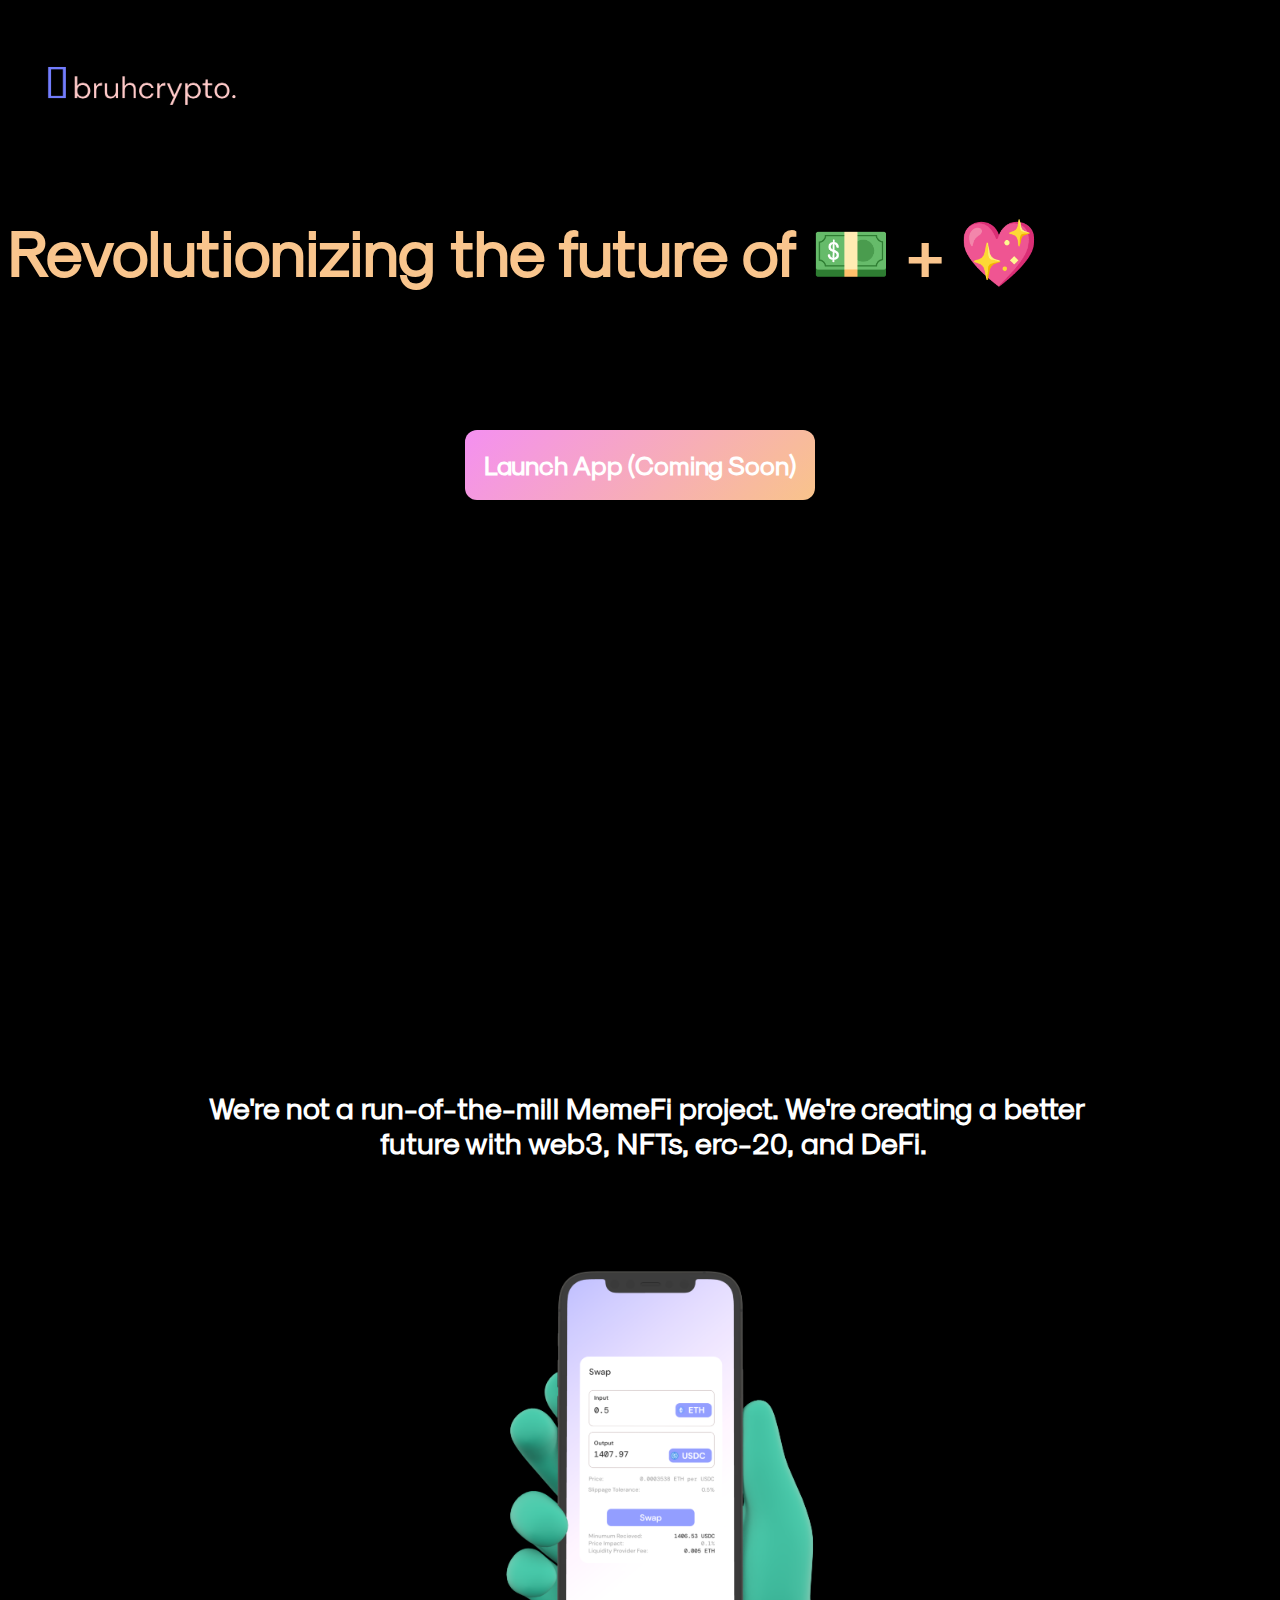
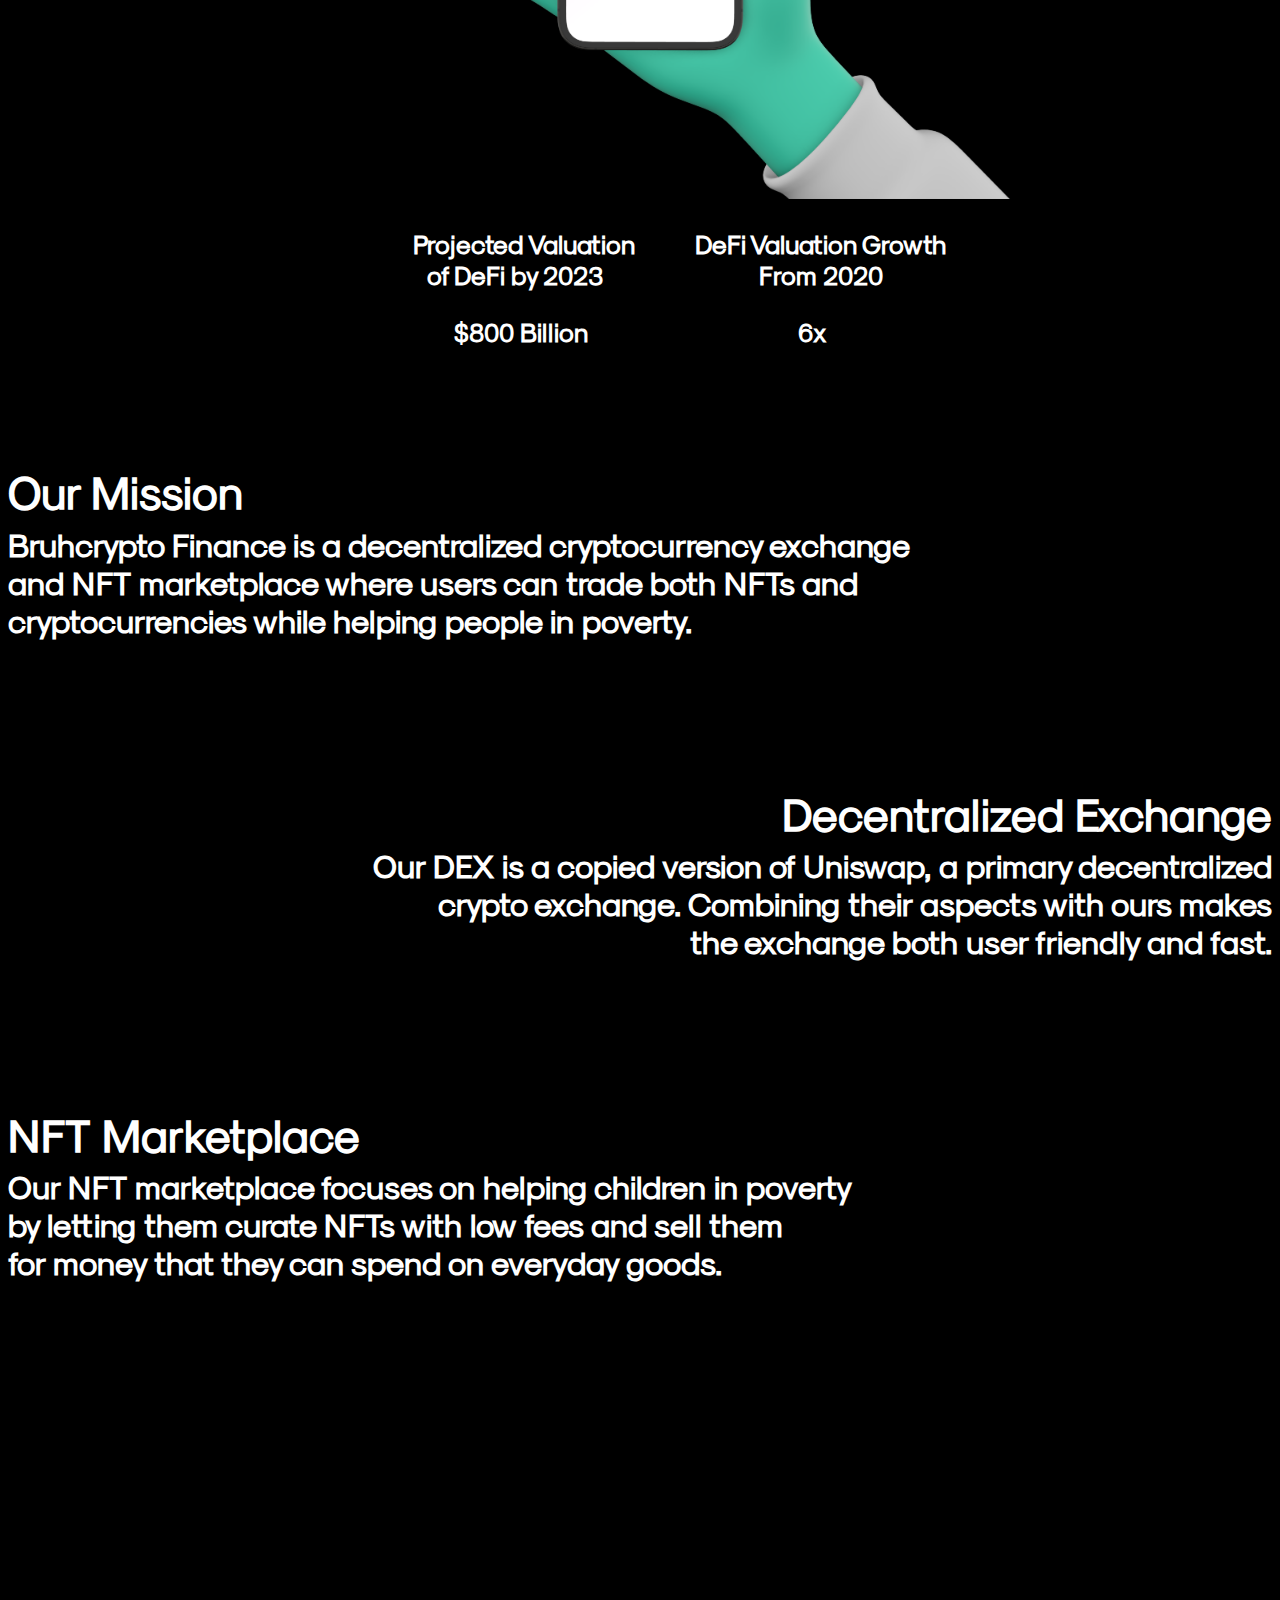
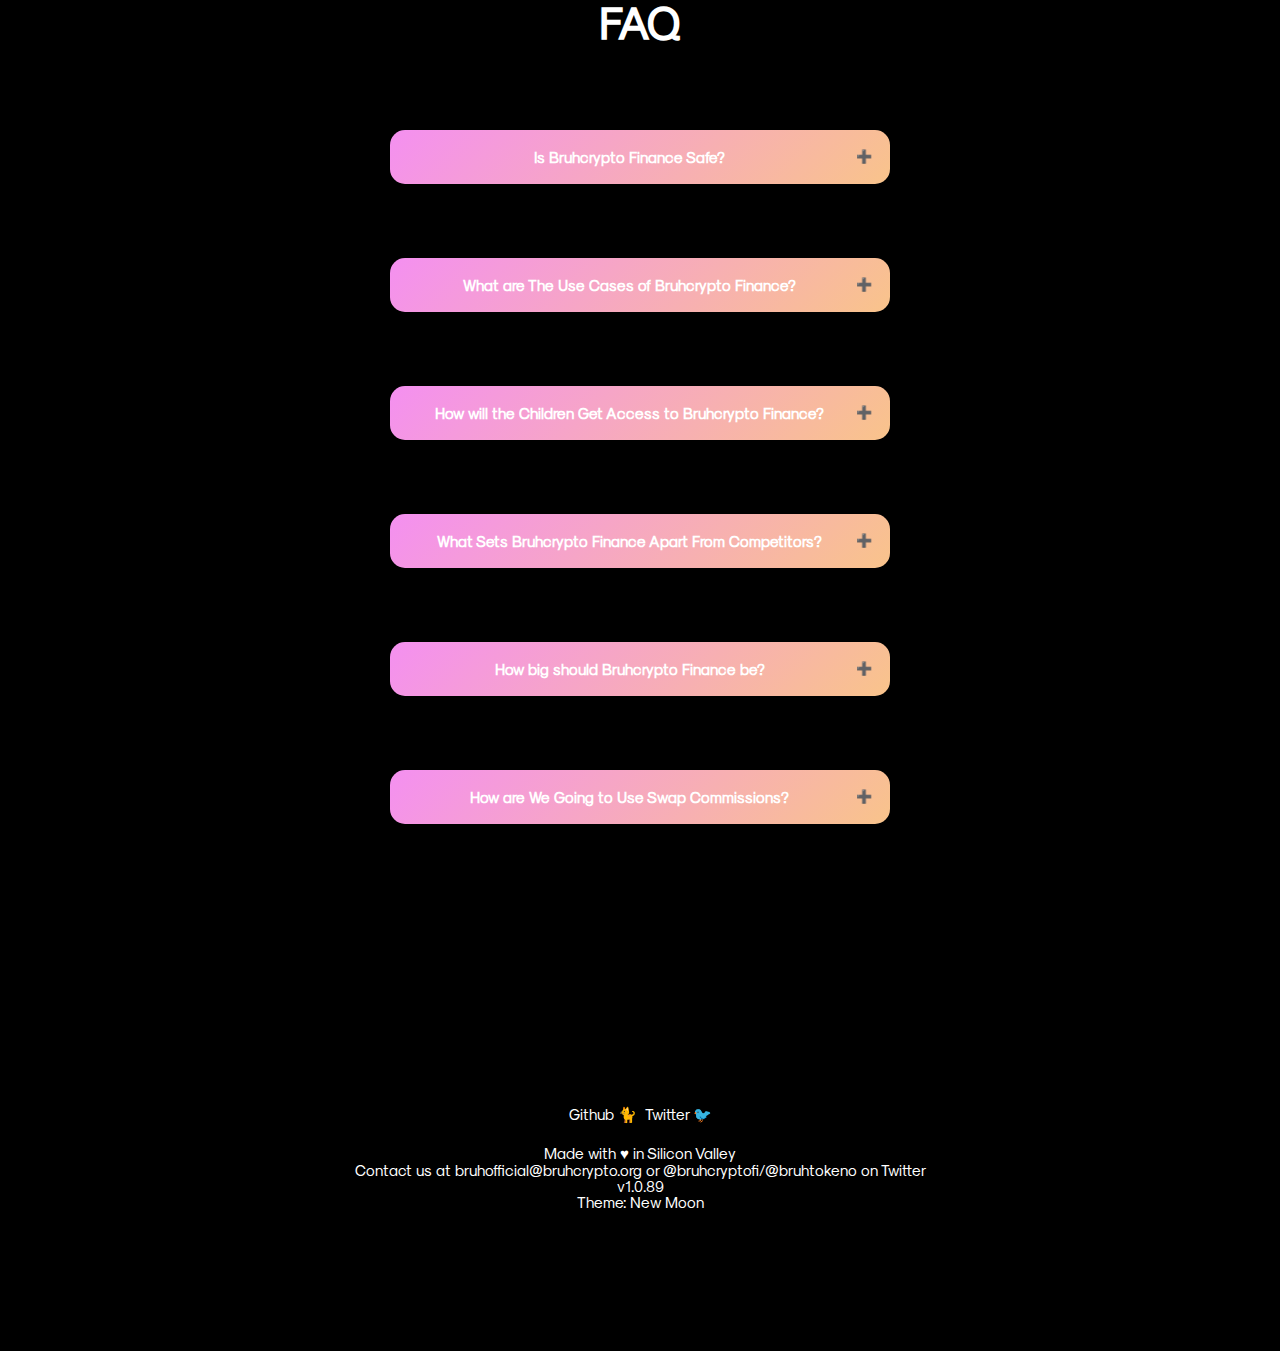
<file: dark.html>
<!DOCTYPE html>
<html>

<head>

<title>Bruhcrypto Finance</title>

<meta name="description" content="Just another Sushiswap, but with Memes"/>

<link rel="icon" type="image/png" href="favicon1-circle.png" sizes="192x192" >

<meta name="theme-color" content="#737dfe"/>

</head>
<link rel="apple-touch-icon" href="favicon1-circle.png" sizes="192x192">
<meta name="viewport" content="width=device-width,initial-scale=1,maximum-scale=1,user-scalable=no"/>



<style>

@import url('https://fonts.googleapis.com/css2?family=Press+Start+2P&display=swap');

@import url('https://fonts.googleapis.com/css2?family=DM+Sans&display=swap');

@import url('https://fonts.googleapis.com/css2?family=DM+Mono&display=swap');

@font-face {
font-family: Vectrex;
src: url(vectrex-bold.ttf);
}

@font-face {
font-family: Sk-Modernist;
src: url(Sk-Modernist-Regular.otf);
}

</style>

<style>

body {

  background: rgb(0,0,0);
}

div{
  margin: 0;
}

h1{
    font-size: 5vw;
    font-family: Sk-Modernist;
    font-weight: 700;
    line-height: 1.5em;
    color: #737dfe;

  }

pre{
    font-size: 25px;
    font-family: Sk-Modernist;
    bottom: 22px;
    color: white;
    font-weight: 800;
}

p{
  font-size: 15px;
font-family: Sk-Modernist;
  font-weight: 500;
  color: white;
  margin: -20px;
}

a{
  font-size: 15px;
  font-family: Sk-Modernist;
  text-decoration: none;
  font-weight: 500;
  color: white;
}

h2{
  font-size: 5vw;
  font-family: Sk-Modernist;
  font-weight: 700;
  color: #F9C58D;
}

pre{
  font-size: 25px;
  font-family: Sk-Modernist;
  color: white;
  font-weight: 700;
}

#description1 {
  font-size: 25px;
  font-family: Sk-Modernist;
  color: white;
  font-weight: 700;
}

#description2{
  font-size: 2.5vw;
  font-family: Sk-Modernist;
  font-weight: 600;
  color: white;
  margin:0 auto
}

#description3{
  font-size: 2.5vw;
  font-family: Sk-Modernist;
  font-weight: 600;
  color: white;
  text-align: right;
  margin:0 auto;
}

#description4{
  font-size: 30px;
  font-family: Sk-Modernist;
  font-weight: 700;
  color: white;
  font-size: 2.3vw;
}

a:hover{
  color: #737dfe;
}

#title2{
  font-size: 3.5vw;
  font-family: Sk-Modernist;
  font-weight: 700;
  color: white;
   margin:0 auto;
}

#title3{
  font-size: 3.5vw;
  font-family: Sk-Modernist;
  font-weight: 700;
  color: white;
  text-align: right;
  margin:0 auto;
}

#collapsable{
  font-size: 15px;
  font-family: Sk-Modernist;
  font-weight: 700;
  color: white;
  text-align: center;
  margin:0 auto;
}

.container { position:relative; }
.container video {
    position:relative;
    z-index:0;
}
.overlay {
  position:absolute;
top:0;
left:0;
z-index:1;
}

.logo1{
position:absolute;
top:0;
left:-1;
z-index:1;
margin: -10px;
}

#launchApp{
  font-family: Sk-Modernist;
  font-size: 2vw;
  background: hsla(31, 90%, 76%, 1);

  background: linear-gradient(135deg, hsla(31, 90%, 76%, 1) 0%, hsla(302, 82%, 76%, 1) 100%);

  background: -moz-linear-gradient(135deg, hsla(31, 90%, 76%, 1) 0%, hsla(302, 82%, 76%, 1) 100%);

  background: -webkit-linear-gradient(135deg, hsla(31, 90%, 76%, 1) 0%, hsla(302, 82%, 76%, 1) 100%);

  filter: progid: DXImageTransform.Microsoft.gradient( startColorstr="#f9c58d", endColorstr="#f492f0", GradientType=1 );
  border-radius: 12px;
  padding: 1.5vw;
  border: white;
  font-weight: 700;
  color: white;
}

#launchApp:hover {
  background: rgb(115,125,254);
  background: linear-gradient(135deg, rgba(115,125,254,1) 0%, rgba(255,202,201,1) 100%);
  transition-delay: 1s;
  -webkit-transition-delay: 1s;

}

#numbers {
  font-size: 2vw;
}

</style>
<body>
<script type="text/javascript">
if (screen.width <= 699) {
document.location = "mobile.html";
}
</script>
<a id="logo1"href="https://bruhcrypto.finance/">
<img src="logo1.png" alt="logo" width="260" height= "146">
</a>
<h2>Revolutionizing the future of 💵 + 💖</h2>
<pre>


</pre>
<center><button id="launchApp"onclick="window.location.href='https://bruhcrypto.finance/app';">Launch App (Coming Soon)</center></button>
<pre>










</pre>
<script>
    (function(w,d,e,u,f,l,n){w[f]=w[f]||function(){(w[f].q=w[f].q||[])
    .push(arguments);},l=d.createElement(e),l.async=1,l.src=u,
    n=d.getElementsByTagName(e)[0],n.parentNode.insertBefore(l,n);})
    (window,document,'script','https://assets.mailerlite.com/js/universal.js','ml');
    ml('account', '60072');
</script>
<!-- End MailerLite Universal -->
<div class="ml-embedded" data-form="xE3kSv"></div>
<pre>







</pre>
<center><pre id=description4>
  We're not a run-of-the-mill MemeFi project. We're creating a better
    future with web3, NFTs, erc-20, and DeFi.
</pre></center>

<pre>

</pre>

<center><img src="Vectary texture (1).png" class="image2" alt="Interface model in Figma"   width="800"
  height= "555.2"></center>
  <center><pre id="numbers">
             Projected Valuation          DeFi Valuation Growth
     of DeFi by 2023                          From 2020</pre></center>
  <center><pre id="numbers">$800 Billion                                   6x</pre></center>

<pre>


</pre>
<h1 id="title2">Our Mission</h1>
<pre id="description2">
Bruhcrypto Finance is a decentralized cryptocurrency exchange
and NFT marketplace where users can trade both NFTs and
cryptocurrencies while helping people in poverty.</pre>

<pre>



</pre>

<!-- <h1>Developmental Progress</h1>
<pre id="description2">
  At the moment, we finished deploying the backend code to a test
  blockchain and are curently developing the landing page of the DEX.
  We also laid plans for the NFT marketplace that will operate on
  either Solana or Ethereum with added code from Blockworks to limit
  the amount of miner fees involved in creating an NFT.</pre>

  <pre>



  </pre> -->

<h1 id="title3">Decentralized Exchange</h1>
<pre id="description3">
Our DEX is a copied version of Uniswap, a primary decentralized
crypto exchange. Combining their aspects with ours makes
the exchange both user friendly and fast.
</pre>

<pre>



</pre>

<h1 id="title2">NFT Marketplace</h1>
<pre id="description2">
Our NFT marketplace focuses on helping children in poverty
by letting them curate NFTs with low fees and sell them
for money that they can spend on everyday goods.
<pre>






</pre>

<center><h1 id="title2">FAQ</center></h1>
<center><div>
<button type="button" class="collapsible" style="text-align: center;">Is Bruhcrypto Finance Safe?</button>
<div class="content" style="text-align: center;">
<pre id="collapsable">Yes, we are safe. All of our actions to the
exchange's code are delayed and require 2 days for an
update to come through.
(More info about the NFT Marketplace coming soon)
</pre>
</center></div>
<center><div>
<button type="button" class="collapsible" style="text-align: center;">What are The Use Cases of Bruhcrypto Finance?</button>
<div class="content" style="text-align: center;">
<pre id="collapsable">We do have a few advantages such as an NFT
marketpace with fee-reducing code, and future updates
that will introduce new features.
(Passive income, anti-bot, etc.)<pre>
</center></div>
<center><div>
<button type="button" class="collapsible" style="text-align: center;">How will the Children Get Access to Bruhcrypto Finance?</button>
<div class="content" style="text-align: center;">
<pre id="collapsable">If the children do not have access to a device,
then we are proposing giving them a device and teaching
them how to use it and Bruhcrypto Finance.<pre>
</center></div>
<center><div>
<button type="button" class="collapsible" style="text-align: center;">What Sets Bruhcrypto Finance Apart From Competitors?</button>
<div class="content" style="text-align: center;">
<pre id="collapsable">If you take a look at some examples of decentralized
exchanges such as ShibaSwap, KishuSwap, and Dojoswap,
they all lack a few aspects such as an NFT marketplace
and a charitable mission. Well, we will have both of
them.<pre>
</center></div>
<center><div>
<button type="button" class="collapsible" style="text-align: center;">How big should Bruhcrypto Finance be?</button>
<div class="content" style="text-align: center;">
<pre id="collapsable">For Bruhcrypto Finance to be considered a market
leader, we need about 17,820 active users per week based on
data from Dune Analytics.<pre>
</center></div>
<center><div>
<button type="button" class="collapsible" style="text-align: center;">How are We Going to Use Swap Commissions?</button>
<div class="content" style="text-align: center;">
<pre id="collapsable">Since we charge a commission on swaps, we
plan on using 70% of it to generate revenue, 25% of it
to donate to charitable organizations, and 5% of it to
be used as emergency funds. <pre>
</center></div>

<style>
/* Style the button that is used to open and close the collapsible content */
.collapsible {
  background: hsla(31, 90%, 76%, 1);

  background: linear-gradient(135deg, hsla(31, 90%, 76%, 1) 0%, hsla(302, 82%, 76%, 1) 100%);

  background: -moz-linear-gradient(135deg, hsla(31, 90%, 76%, 1) 0%, hsla(302, 82%, 76%, 1) 100%);

  background: -webkit-linear-gradient(135deg, hsla(31, 90%, 76%, 1) 0%, hsla(302, 82%, 76%, 1) 100%);

  filter: progid: DXImageTransform.Microsoft.gradient( startColorstr="#f9c58d", endColorstr="#f492f0", GradientType=1 );
color: #444;
cursor: pointer;
padding: 18px;
width: 100%;
border: none;
text-align: left;
outline: none;
font-size: 15px;
border-radius: 15px;
font-family: Sk-Modernist;
color: white;
width: 500px;
font-weight: 700;
}

/* Add a background color to the button if it is clicked on (add the .active class with JS), and when you move the mouse over it (hover) */
.active, .collapsible:hover {
  background: rgb(115,125,254);
  background: linear-gradient(135deg, rgba(115,125,254,1) 0%, rgba(255,202,201,1) 100%);
}

/* Style the collapsible content. Note: hidden by default */
.content {
padding: 0 18px;
background: hsla(31, 90%, 76%, 1);

background: linear-gradient(135deg, hsla(31, 90%, 76%, 1) 0%, hsla(302, 82%, 76%, 1) 100%);

background: -moz-linear-gradient(135deg, hsla(31, 90%, 76%, 1) 0%, hsla(302, 82%, 76%, 1) 100%);

background: -webkit-linear-gradient(135deg, hsla(31, 90%, 76%, 1) 0%, hsla(302, 82%, 76%, 1) 100%);

filter: progid: DXImageTransform.Microsoft.gradient( startColorstr="#f9c58d", endColorstr="#f492f0", GradientType=1 );
max-height: 0;
overflow: hidden;
transition: max-height 0.2s ease-out;
border-radius: 15px;
color: white;
width: 465px;
height: 150px;
margin: -1px;
}

.collapsible:after {
content: '\02795';
font-size: 13px;
color: white;
float: right;
margin-left: 5px;
}

.active:after {
content: "\2796";
}
</style>

<script>
var coll = document.getElementsByClassName("collapsible");
var i;

for (i = 0; i < coll.length; i++) {
coll[i].addEventListener("click", function() {
this.classList.toggle("active");
var content = this.nextElementSibling;
if (content.style.maxHeight){
  content.style.maxHeight = null;
} else {
  content.style.maxHeight = content.scrollHeight + "px";
}
});
}
</script>
</div>

<center><a href="https://github.com/bruhtokeno/">Github 🐈</a> <a href="https://twitter.com/bruhcryptofi/">Twitter 🐦</a></center>
<center><p>Made with ♥ in Silicon Valley</p></center>
<center><p>Contact us at bruhofficial@bruhcrypto.org or @bruhcryptofi/@bruhtokeno on Twitter</p></center>
<center><p>v1.0.89</p></center>
<center><p>Theme: New Moon</p></center>
</body>

</html>
</file>
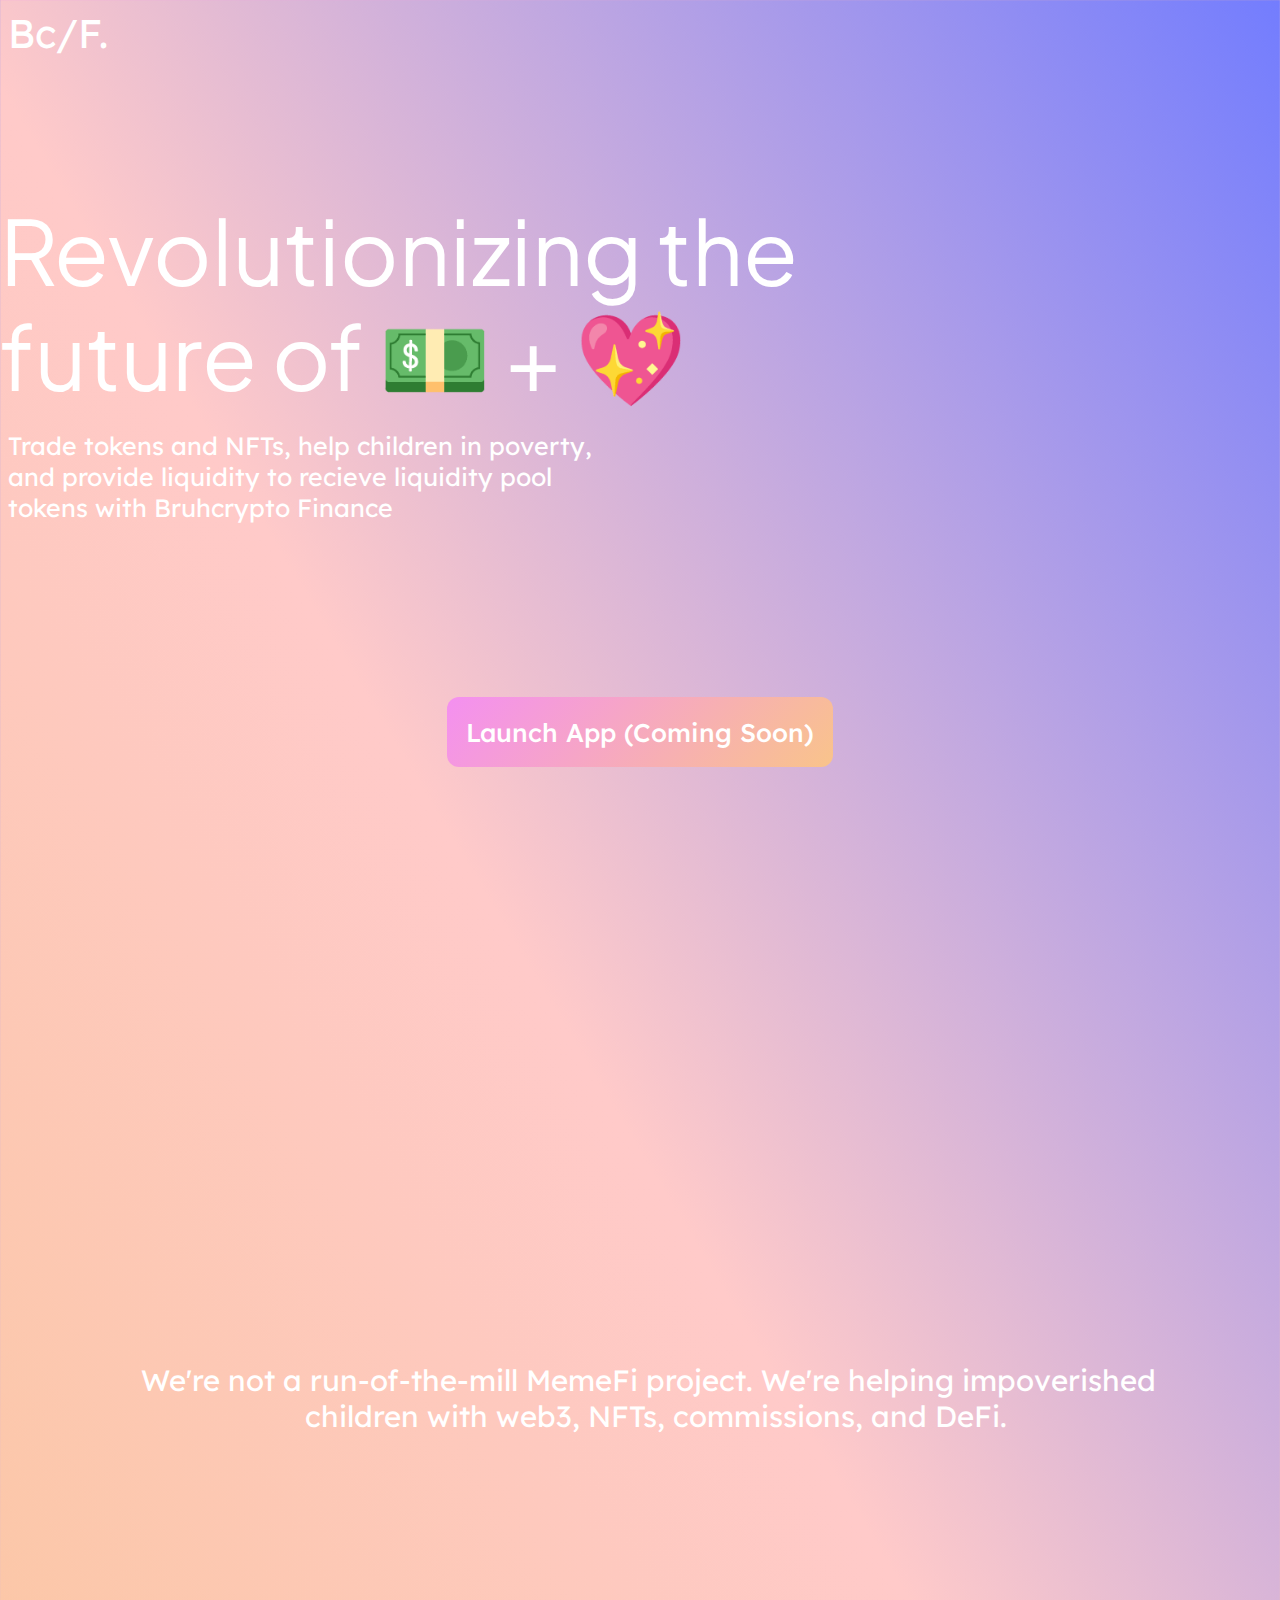
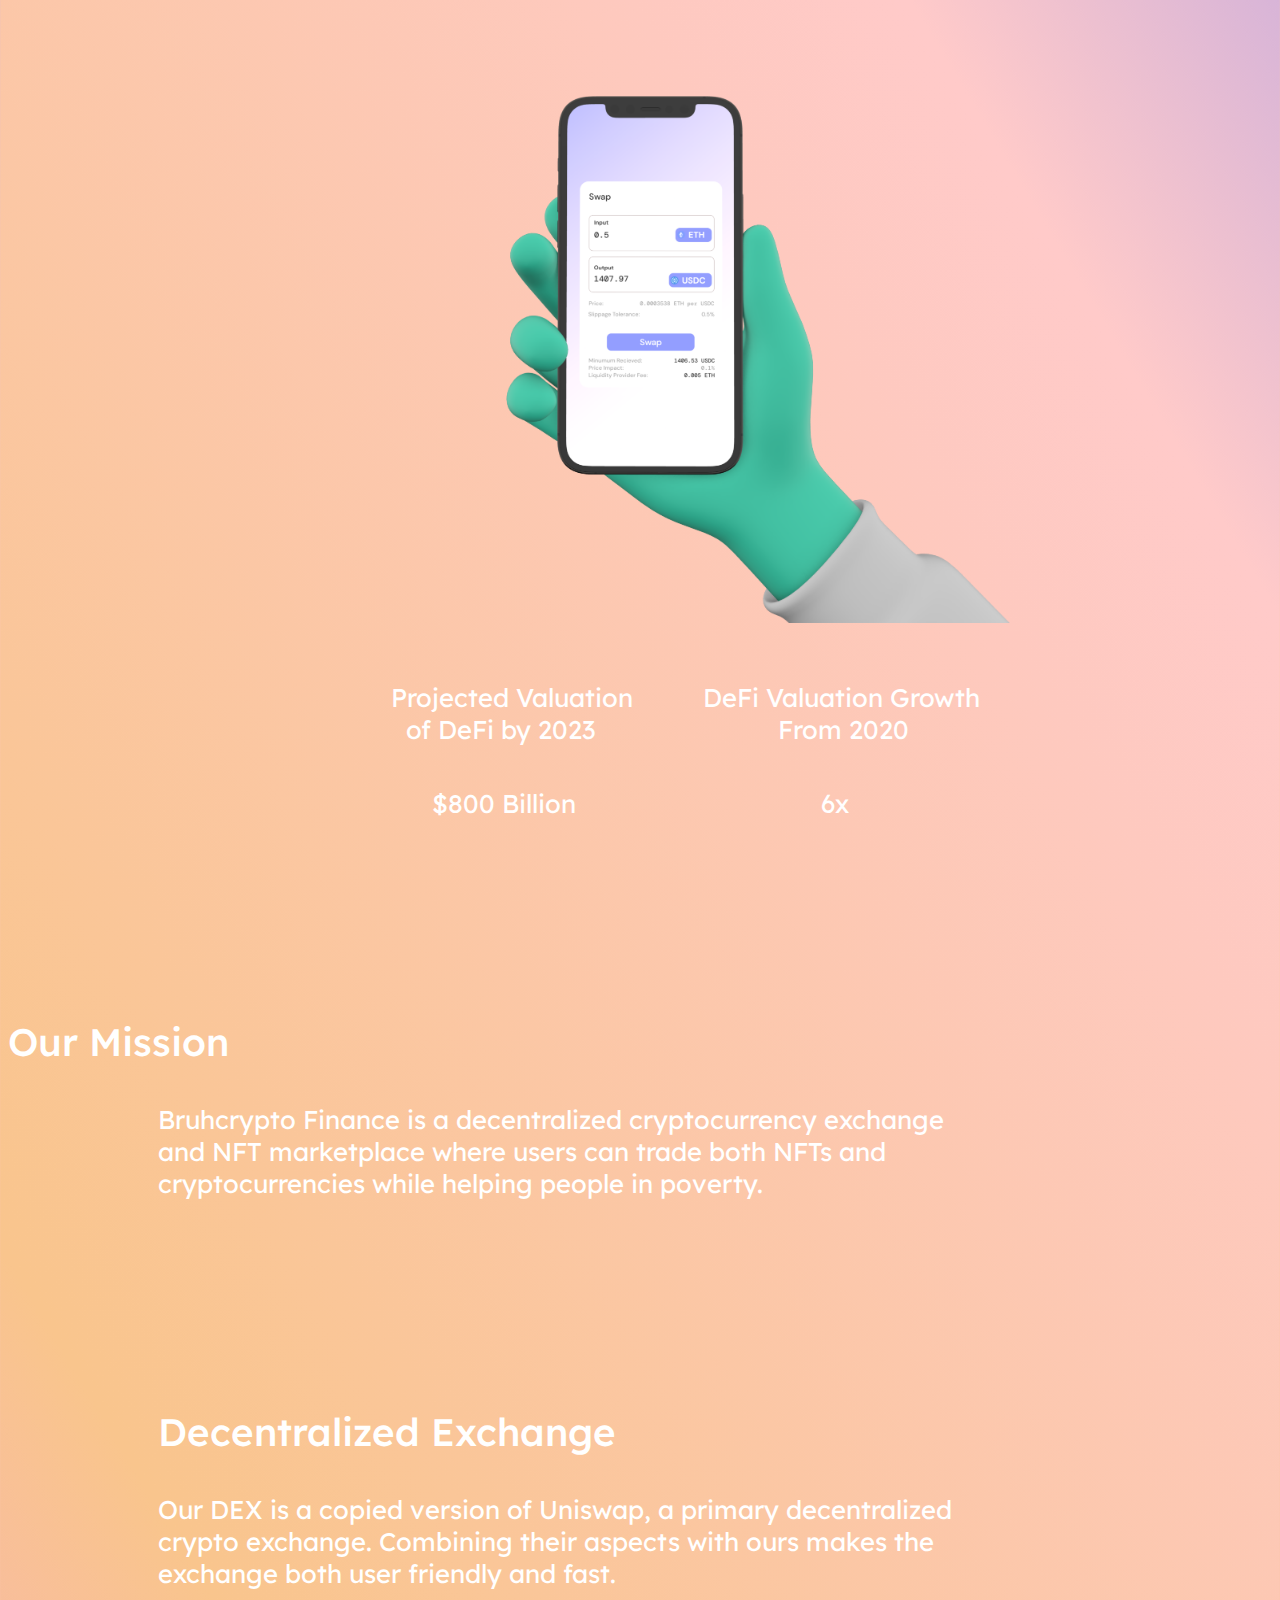
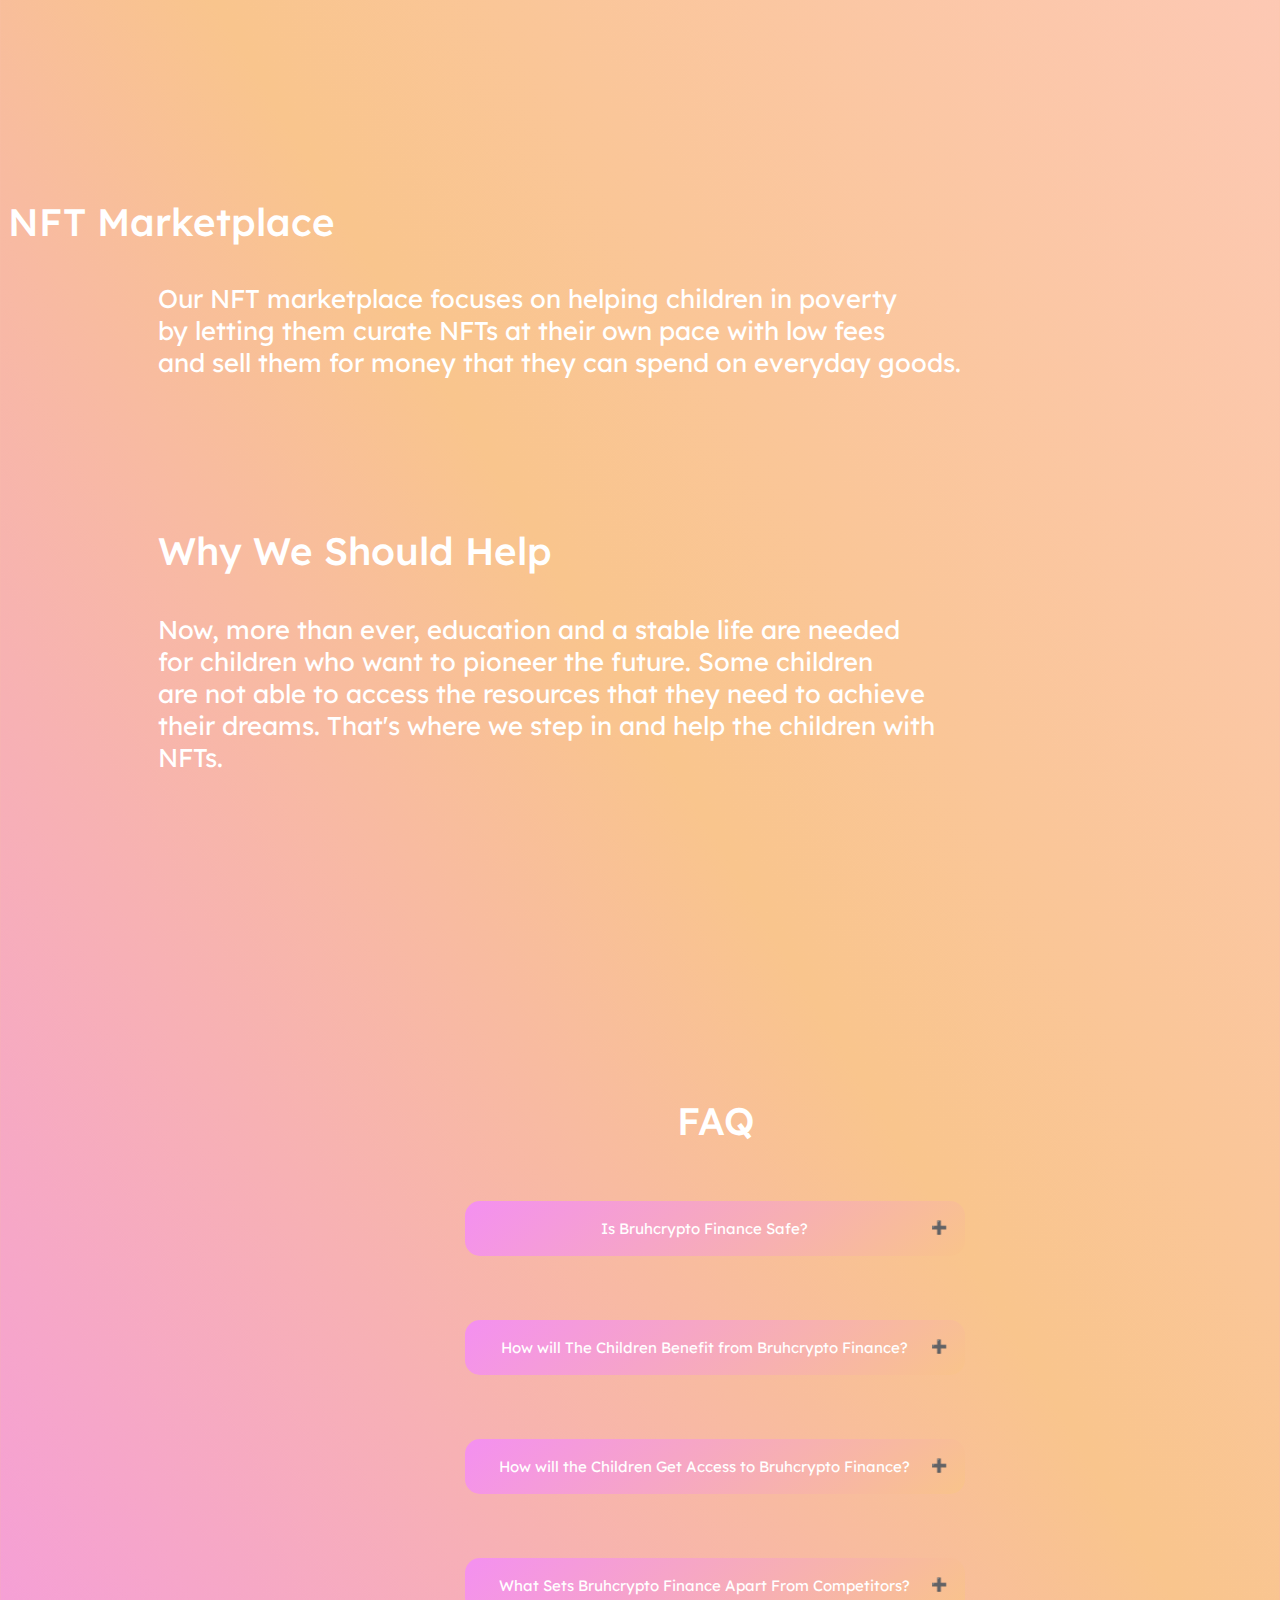
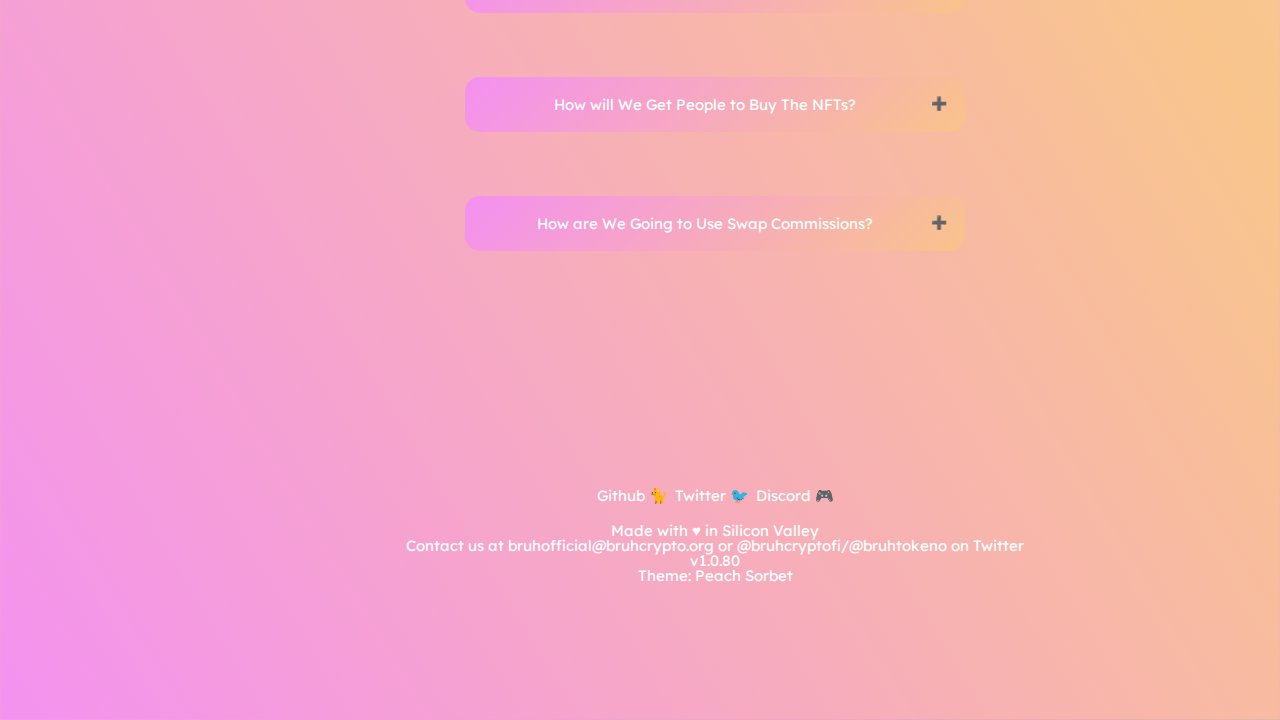
<file: devtest.html>
<!DOCTYPE html>
<html>

<head>

<title>Bruhcrypto Finance</title>

<meta name="description" content="Just another Sushiswap, but with Memes"/>

<link rel="icon" type="image/png" href="favicon1-circle.png" sizes="192x192" >

<meta name="theme-color" content="#737dfe"/>

</head>
<link rel="apple-touch-icon" href="favicon1-circle.png" sizes="192x192">
<meta name="viewport" content="width=device-width,initial-scale=1,maximum-scale=1,user-scalable=no"/>



<style>

@import url('https://fonts.googleapis.com/css2?family=Press+Start+2P&display=swap');

@import url('https://fonts.googleapis.com/css2?family=DM+Sans&display=swap');

@import url('https://fonts.googleapis.com/css2?family=DM+Mono&display=swap');

@import url('https://fonts.googleapis.com/css2?family=Lexend:wght@300;400;500&display=swap');

@import url('https://fonts.googleapis.com/css2?family=Poppins:wght@400&display=swap');
  
@import url('https://fonts.googleapis.com/css2?family=Plus+Jakarta+Sans:wght@600&display=swap');

@font-face {
font-family: Vectrex;
src: url(vectrex-bold.ttf);
}

@font-face {
font-family: Sk-Modernist;
src: url(Sk-Modernist-Regular.otf);
}

</style>

<style>

body {

  background: rgb(115,125,254);
  background: linear-gradient(239deg, rgba(115,125,254,1) 0%, rgba(255,202,201,1) 29%, rgba(249,197,141,1) 65%, rgba(244,146,240,1) 100%);
}

div{
  margin: 0;
}

h1{
    font-size: 5vw;
    font-family: 'Lexend', sans-serif;
    font-weight: 700;
    line-height: 1.5em;
    color: #737dfe;
  }

pre{
    font-size: 25px;
    font-family: 'Lexend', sans-serif;
    bottom: 22px;
    color: white;
    font-weight: 800;
}

p{
  font-size: 15px;
font-family: 'Lexend', sans-serif;
  font-weight: 400;
  color: white;
  margin: -18px;
}

a{
  font-size: 15px;
  font-family: 'Lexend', sans-serif;
  text-decoration: none;
  font-weight: 400;
  color: white;
}

h2{
  font-size: 7vw;
  font-family: 'Plus Jakarta Sans', sans-serif;
  font-weight: 400;
  color: white;
  margin: -8px;
}

pre{
  font-size: 25px;
  font-family: 'Lexend', sans-serif;
  color: white;
  font-weight: 400;
}

#description1 {
  font-size: 25px;
  font-family: 'Lexend', sans-serif;
  color: white;
  font-weight: 400;
}

#description2{
  font-size: 2vw;
  font-family: 'Lexend', sans-serif;
  font-weight: 400;
  color: white;
  margin:0 auto
}
#description2{
    margin-left: 150px;
}

#description3{
  font-size: 2vw;
  font-family: 'Lexend', sans-serif;
  font-weight: 400;
  color: white;
  margin:0 auto;
  margin-left: 150px;
}

#description31{
  font-size: 2vw;
  font-family: 'Lexend', sans-serif;
  font-weight: 400;
  color: white;
  margin:0 auto;
  margin-left: 0px;
}


#description4{
  font-size: 30px;
  font-family: 'Lexend', sans-serif;
  font-weight: 400;
  color: white;
  font-size: 2.3vw;
}

a:hover{
  color: #737dfe;
}

#title2{
  font-size: 3vw;
  font-family: 'Lexend', sans-serif;
  font-weight: 500;
  color: white;
   margin:0 auto;
   magin-left: 150px;
}

#title3{
  font-size: 3vw;
  font-family: 'Lexend', sans-serif;
  font-weight: 500;
  color: white;
  margin:0 auto;
margin-left: 150px;
}

#title4{
  font-size: 3vw;
  font-family: 'Lexend', sans-serif;
  font-weight: 500;
  color: white;
}

#title31{
  font-size: 3vw;
  font-family: 'Lexend', sans-serif;
  font-weight: 500;
  color: white;
   margin:0 auto;
}

#collapsable{
  font-size: 15px;
  font-family: 'Lexend', sans-serif;
  font-weight: 400;
  color: white;
  text-align: center;
  margin:0 auto;
}

.container { position:relative; }
.container video {
    position:relative;
    z-index:0;
}
.overlay {
  position:absolute;
top:0;
left:0;
z-index:1;
}

.logo1{
position:absolute;
top:0;
left:-1;
z-index:1;
margin: -10px;
}

#launchApp{
  font-family: 'Lexend', sans-serif;
  font-size: 2vw;
  background: hsla(31, 90%, 76%, 1);

  background: linear-gradient(135deg, hsla(31, 90%, 76%, 1) 0%, hsla(302, 82%, 76%, 1) 100%);

  background: -moz-linear-gradient(135deg, hsla(31, 90%, 76%, 1) 0%, hsla(302, 82%, 76%, 1) 100%);

  background: -webkit-linear-gradient(135deg, hsla(31, 90%, 76%, 1) 0%, hsla(302, 82%, 76%, 1) 100%);

  filter: progid: DXImageTransform.Microsoft.gradient( startColorstr="#f9c58d", endColorstr="#f492f0", GradientType=1 );
  border-radius: 12px;
  padding: 1.5vw;
  border: white;
  font-weight: 500;
  color: white;
}

#launchApp:hover {
  background: rgb(115,125,254);
  background: linear-gradient(135deg, rgba(115,125,254,1) 0%, rgba(255,202,201,1) 100%);
  transition-delay: 1s;
  -webkit-transition-delay: 1s;

}

#Top1{
    font-family: 'Lexend', sans-serif;
    font-size: 40px;
    font-weight: 400;
    color: white;
}

#numbers {
  font-size: 2vw;
  margin: -10px;
}

#buttonstop{
  display:inline; white-space:nowrap
}

</style>
<body>
<script type="text/javascript">
if (screen.width <= 699) {
document.location = "mobile.html";
}
</script>
<a href="https://bruhcrypto.finance"id="Top1">Bc/F.</a>
<pre>



</pre>
<h2>Revolutionizing the</h2>
<h2>future of 💵 + 💖</h2>
<pre>
Trade tokens and NFTs, help children in poverty,
and provide liquidity to recieve liquidity pool
tokens with Bruhcrypto Finance
<pre>



</pre>
<div id="buttonstop">
<center><button id="launchApp"onclick="window.location.href='https://bruhcrypto.finance/app';">Launch App (Coming Soon)</center></button>
<pre>






</pre>
<!-- MailerLite Universal -->
<script>
    (function(w,d,e,u,f,l,n){w[f]=w[f]||function(){(w[f].q=w[f].q||[])
    .push(arguments);},l=d.createElement(e),l.async=1,l.src=u,
    n=d.getElementsByTagName(e)[0],n.parentNode.insertBefore(l,n);})
    (window,document,'script','https://assets.mailerlite.com/js/universal.js','ml');
    ml('account', '60072');
</script>
<!-- End MailerLite Universal -->
<div class="ml-embedded" data-form="xE3kSv"></div>

</div>
<pre>







</pre>
<center><pre id=description4>
  We're not a run-of-the-mill MemeFi project. We're helping impoverished
    children with web3, NFTs, commissions, and DeFi.
</pre></center>

<pre>

</pre>

<center><img src="Vectary texture (1).png" class="image2" alt="Interface model in Figma"   width="800"
  height= "555.2"></center>
  <center><pre id="numbers">
             Projected Valuation          DeFi Valuation Growth
     of DeFi by 2023                          From 2020</pre></center>
  <center><pre id="numbers">$800 Billion                                   6x</pre></center>

<pre>


</pre>
<h1 id="title2">Our Mission</h1>
<pre id="description2">
Bruhcrypto Finance is a decentralized cryptocurrency exchange
and NFT marketplace where users can trade both NFTs and
cryptocurrencies while helping people in poverty.</pre>

<pre>

</pre>

<h1 id="title3">Decentralized Exchange</h1>
<pre id="description3">
Our DEX is a copied version of Uniswap, a primary decentralized
crypto exchange. Combining their aspects with ours makes the
exchange both user friendly and fast.
</pre>

<pre>

</pre>

<h1 id="title2">NFT Marketplace</h1>
<pre id="description2">
Our NFT marketplace focuses on helping children in poverty
by letting them curate NFTs at their own pace with low fees
and sell them for money that they can spend on everyday goods.

<pre>

</pre>
<h1 id="title31">Why We Should Help</h1>
<pre id="description31">
Now, more than ever, education and a stable life are needed
for children who want to pioneer the future. Some children
are not able to access the resources that they need to achieve
their dreams. That's where we step in and help the children with
NFTs.
</pre>
<pre>






</pre>

<center><h2 id="title4">FAQ</center></h2>
<center><div>
<button type="button" class="collapsible" style="text-align: center;">Is Bruhcrypto Finance Safe?</button>
<div class="content" style="text-align: center;">
<pre id="collapsable">Yes, we are safe. All of our actions to the
exchange's code are delayed and require 2 days for an
update to come through.
(More info about the NFT Marketplace coming soon)
</pre>
</center></div>
<center><div>
<button type="button" class="collapsible" style="text-align: center;">How will The Children Benefit from Bruhcrypto Finance?</button>
<div class="content" style="text-align: center;">
<pre id="collapsable">When their NFT gets sold, the amount of
cryptocurrency that the buyer bought the NFT for goes
straight to the child's crypto wallet for them to freely
hold or liquidate.<pre>
</center></div>
<center><div>
<button type="button" class="collapsible" style="text-align: center;">How will the Children Get Access to Bruhcrypto Finance?</button>
<div class="content" style="text-align: center;">
<pre id="collapsable">If the children do not have access to a device,
then we are proposing giving them a device and teaching
them how to use it and Bruhcrypto Finance. If the parents
or gaurdians notify us about the child improperly using
the device, we will set screen time limits and stop when
the parents tell us to do so.<pre>
</center></div>
<center><div>
<button type="button" class="collapsible" style="text-align: center;">What Sets Bruhcrypto Finance Apart From Competitors?</button>
<div class="content" style="text-align: center;">
<pre id="collapsable">If you take a look at some examples of decentralized
exchanges such as ShibaSwap, KishuSwap, and Dojoswap,
they all lack a few aspects such as an NFT marketplace
and a charitable mission. Well, we will have both of
them.<pre>
</center></div>
<center><div>
<button type="button" class="collapsible" style="text-align: center;">How will We Get People to Buy The NFTs?</button>
<div class="content" style="text-align: center;">
<pre id="collapsable">For us to get people to buy the NFTs, we need to spread
marketing to other platforms and (hopefully) publish press
releases about our mission to get more and more people
interested in using Bruhcrypto Finance's DEX and NFT
Marketplace.<pre>
</center></div>
<center><div>
<button type="button" class="collapsible" style="text-align: center;">How are We Going to Use Swap Commissions?</button>
<div class="content" style="text-align: center;">
<pre id="collapsable">Since we charge a commission on swaps, we
plan on using 70% of it to generate revenue, 25% of it
to donate to charitable organizations, and 5% of it to
be used as emergency funds. <pre>
</center></div>

<style>
/* Style the button that is used to open and close the collapsible content */
.collapsible {
  background: hsla(31, 90%, 76%, 1);

  background: linear-gradient(135deg, hsla(31, 90%, 76%, 1) 0%, hsla(302, 82%, 76%, 1) 100%);

  background: -moz-linear-gradient(135deg, hsla(31, 90%, 76%, 1) 0%, hsla(302, 82%, 76%, 1) 100%);

  background: -webkit-linear-gradient(135deg, hsla(31, 90%, 76%, 1) 0%, hsla(302, 82%, 76%, 1) 100%);

  filter: progid: DXImageTransform.Microsoft.gradient( startColorstr="#f9c58d", endColorstr="#f492f0", GradientType=1 );
color: #444;
cursor: pointer;
padding: 18px;
width: 100%;
border: none;
text-align: left;
outline: none;
font-size: 15px;
border-radius: 15px;
font-family: 'Lexend', sans-serif;
color: white;
width: 500px;
font-weight: 400;
}

/* Add a background color to the button if it is clicked on (add the .active class with JS), and when you move the mouse over it (hover) */
.active, .collapsible:hover {
  background: rgb(115,125,254);
  background: linear-gradient(135deg, rgba(115,125,254,1) 0%, rgba(255,202,201,1) 100%);
}

/* Style the collapsible content. Note: hidden by default */
.content {
padding: 0 18px;
background: hsla(31, 90%, 76%, 1);

background: linear-gradient(135deg, hsla(31, 90%, 76%, 1) 0%, hsla(302, 82%, 76%, 1) 100%);

background: -moz-linear-gradient(135deg, hsla(31, 90%, 76%, 1) 0%, hsla(302, 82%, 76%, 1) 100%);

background: -webkit-linear-gradient(135deg, hsla(31, 90%, 76%, 1) 0%, hsla(302, 82%, 76%, 1) 100%);

filter: progid: DXImageTransform.Microsoft.gradient( startColorstr="#f9c58d", endColorstr="#f492f0", GradientType=1 );
max-height: 0;
overflow: hidden;
transition: max-height 0.2s ease-out;
border-radius: 15px;
color: white;
width: 465px;
height: 200px;
}

.collapsible:after {
content: '\02795';
font-size: 13px;
color: white;
float: right;
margin-left: 5px;
}

.active:after {
content: "\2796";
}
</style>

<script>
var coll = document.getElementsByClassName("collapsible");
var i;

for (i = 0; i < coll.length; i++) {
coll[i].addEventListener("click", function() {
this.classList.toggle("active");
var content = this.nextElementSibling;
if (content.style.maxHeight){
  content.style.maxHeight = null;
} else {
  content.style.maxHeight = content.scrollHeight + "px";
}
});
}
</script>
</div>

<center><a href="https://github.com/bruhtokeno/">Github 🐈</a> <a href="https://twitter.com/bruhcryptofi/">Twitter 🐦</a> <a href="https://discord.gg/USR3A3KC8E">Discord 🎮</a></center>
<center><p>Made with ♥ in Silicon Valley</p></center>
<center><p>Contact us at bruhofficial@bruhcrypto.org or @bruhcryptofi/@bruhtokeno on Twitter</p></center>
<center><p>v1.0.80</p></center>
<center><p>Theme: Peach Sorbet</p></center>
</body>

</html>
</file>
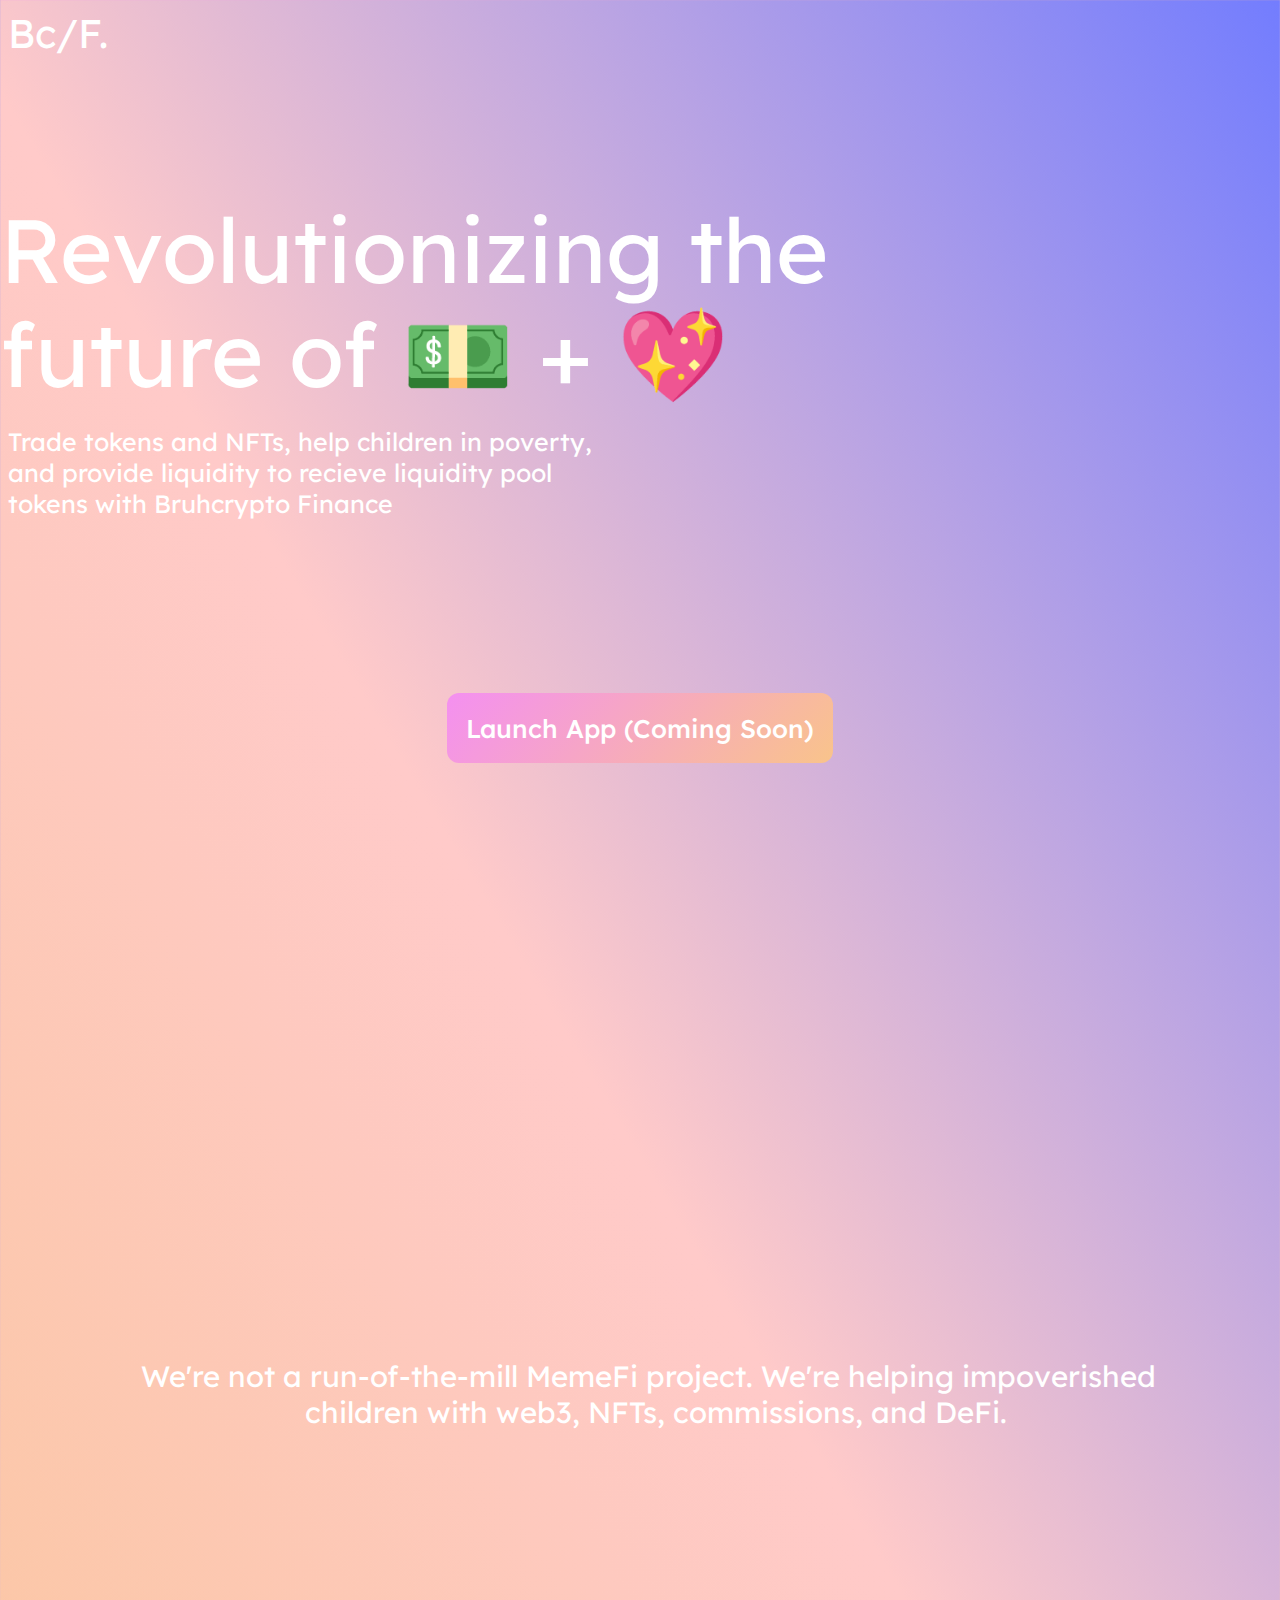
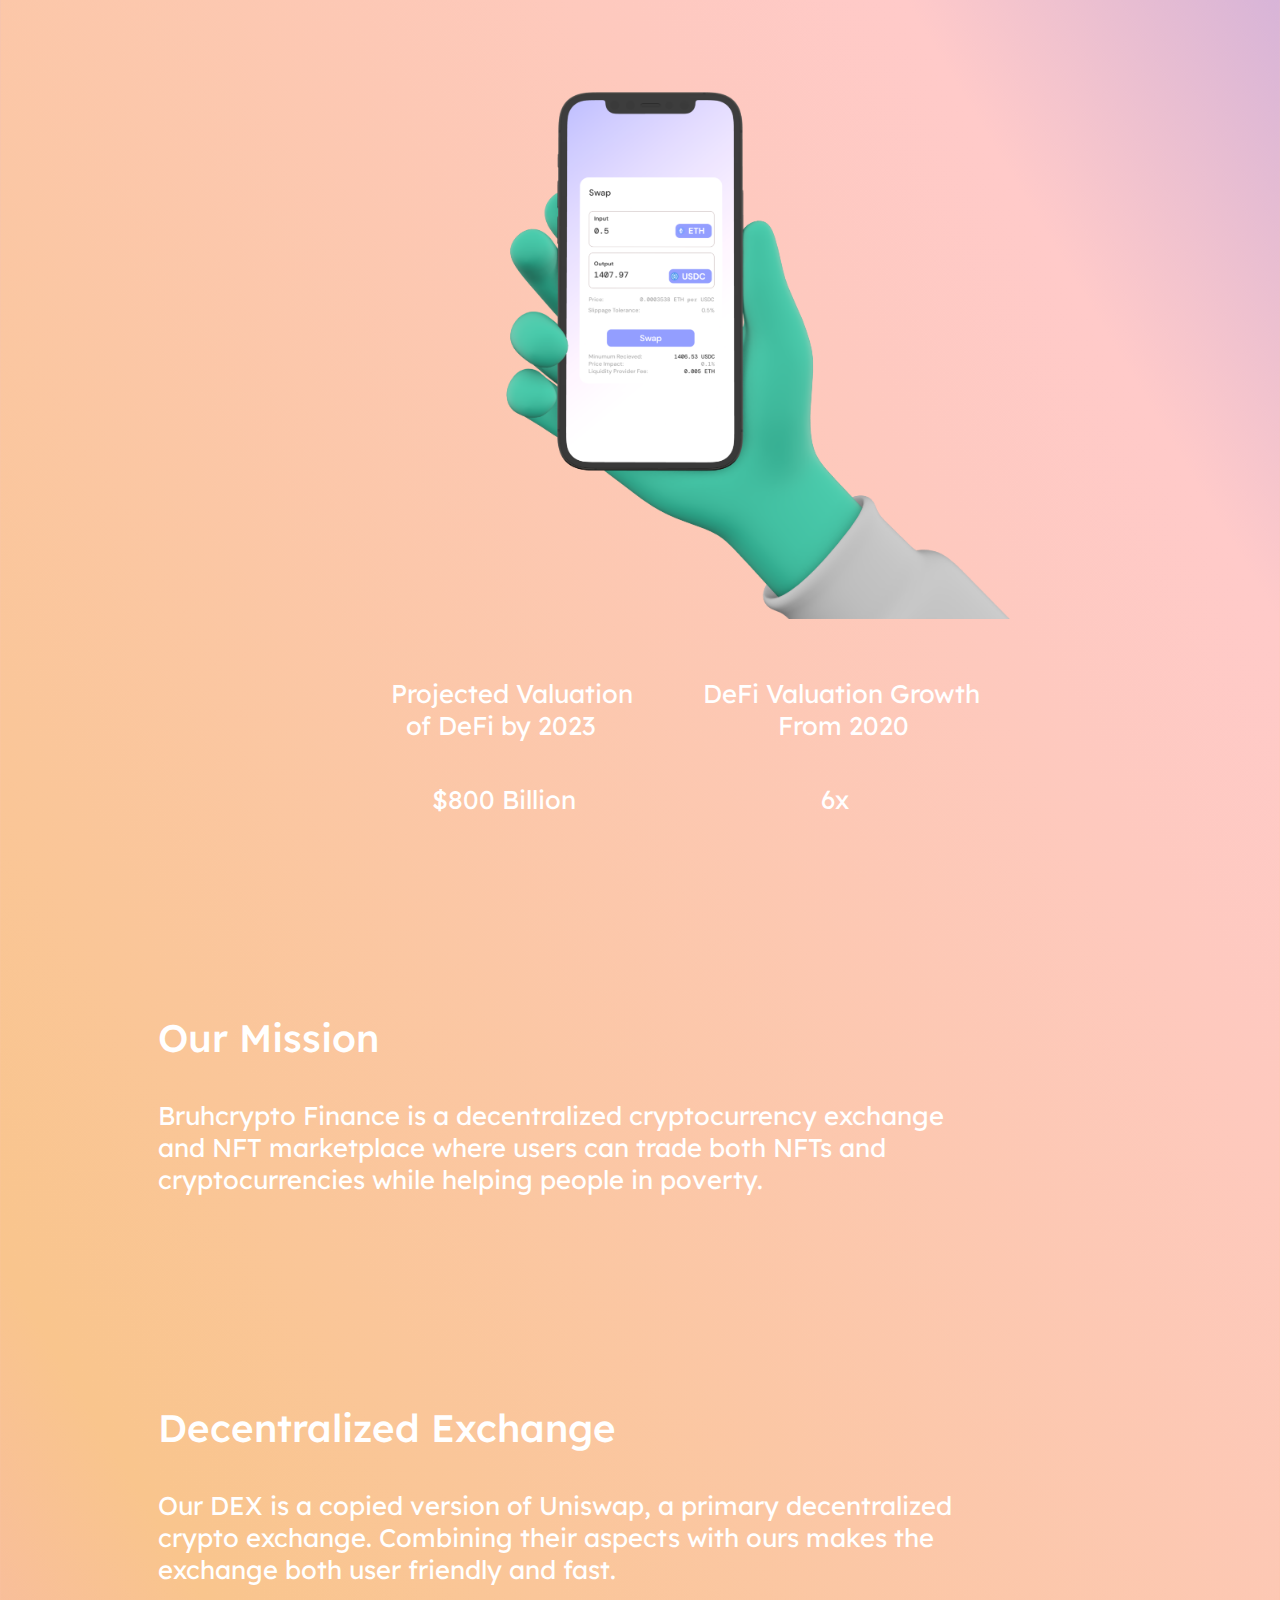
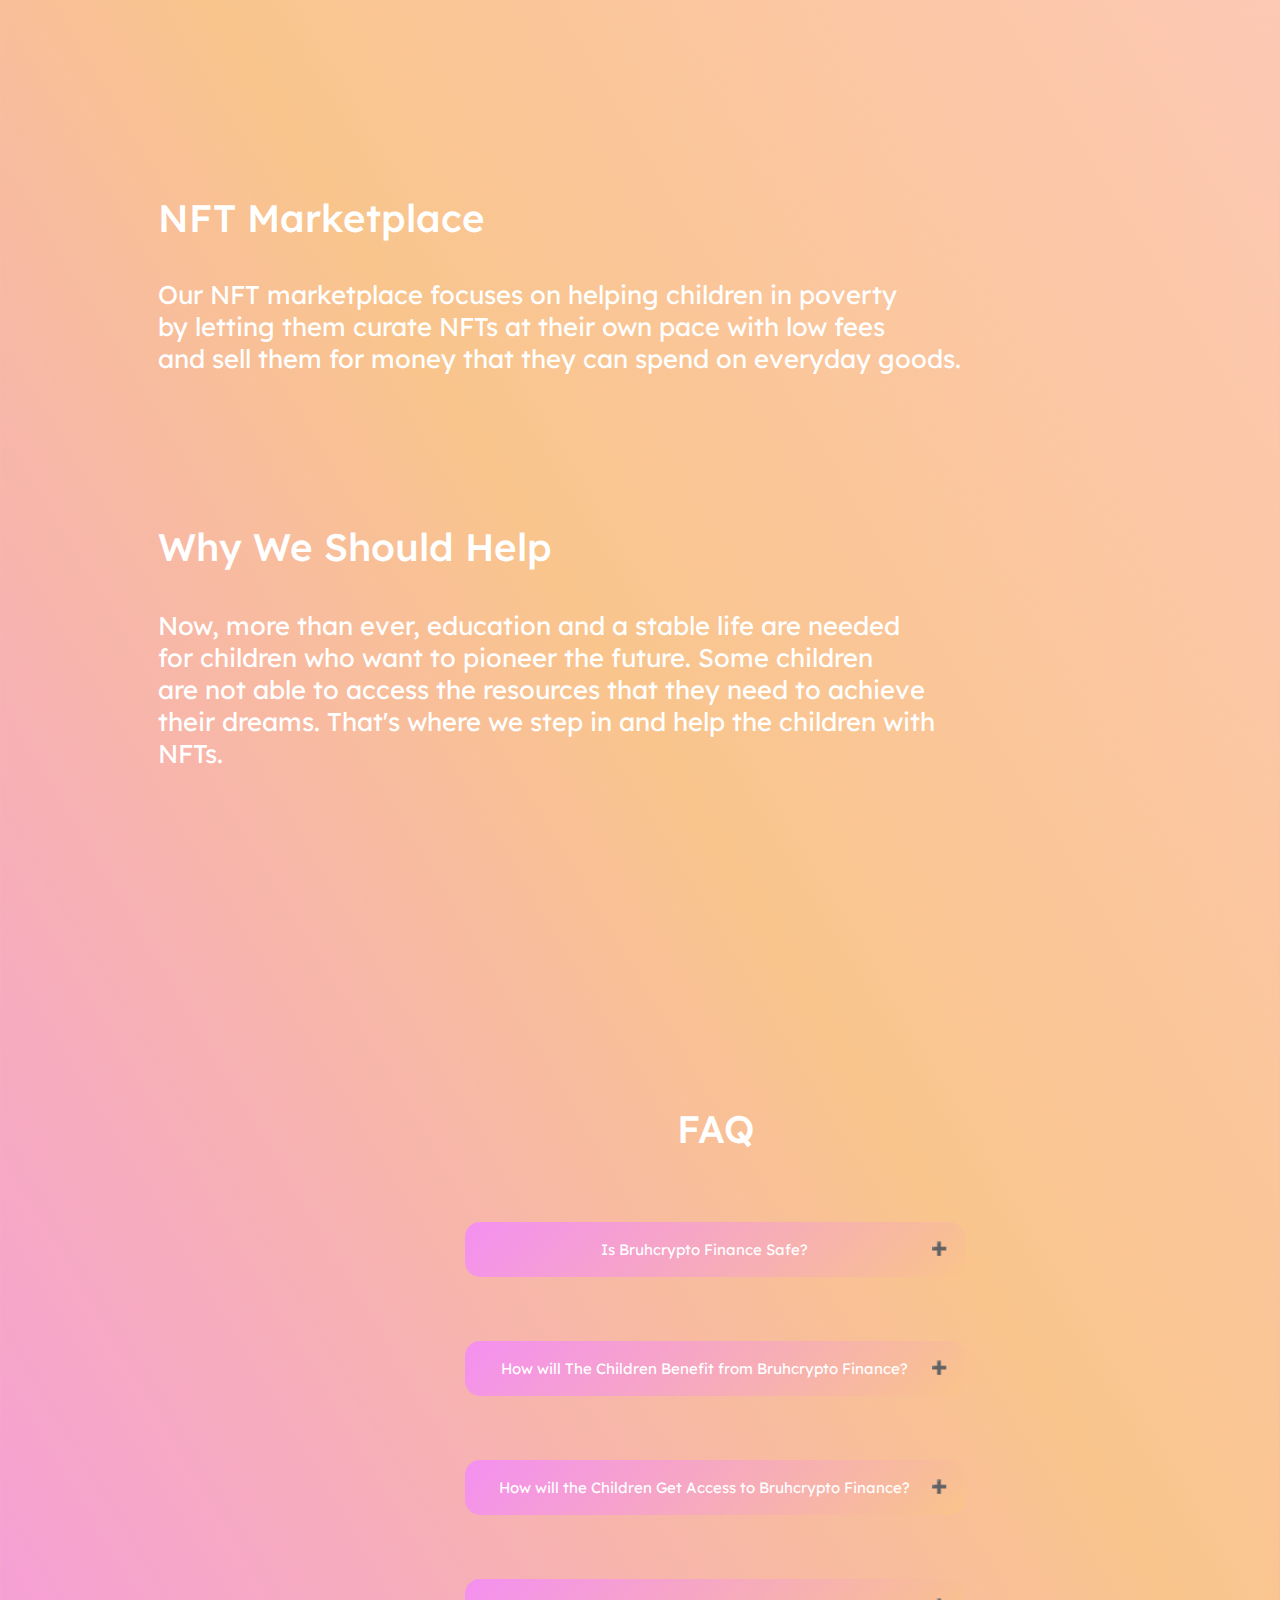
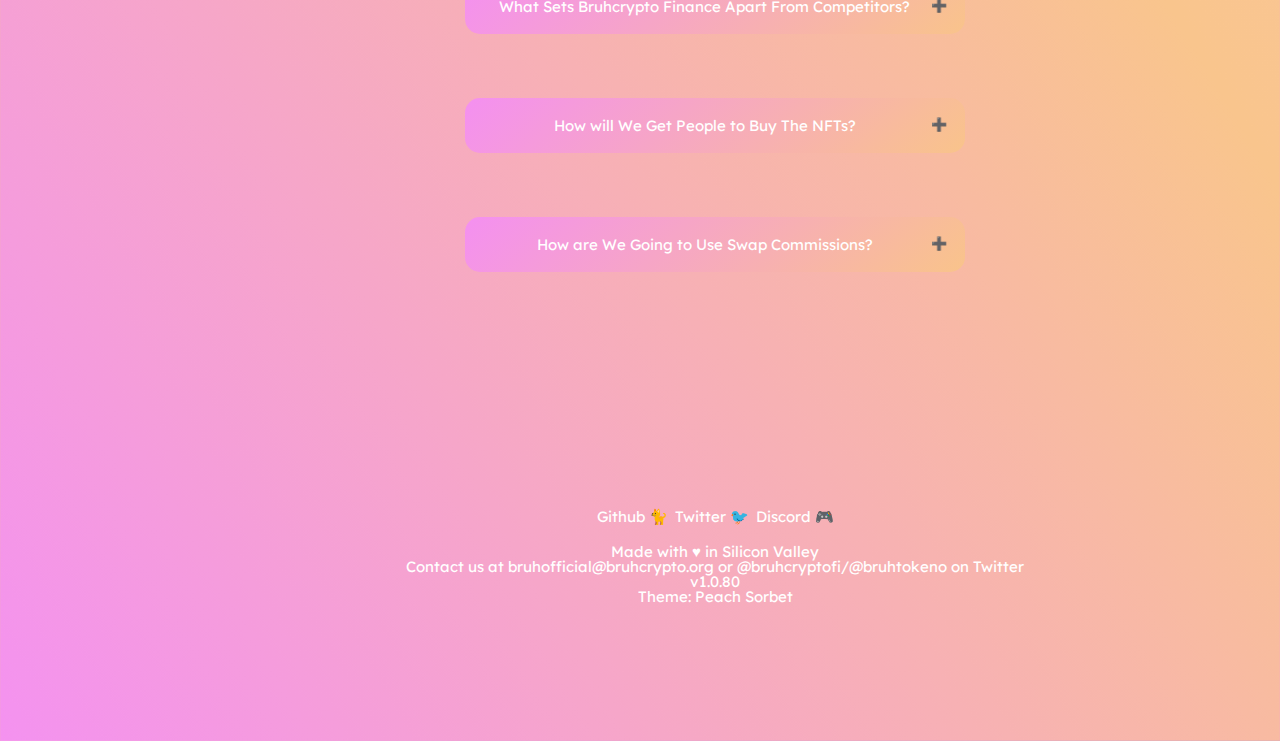
<file: indexTester.html>
<!DOCTYPE html>
<html>

<head>

<title>Bruhcrypto Finance</title>

<meta name="description" content="Just another Sushiswap, but with Memes"/>

<link rel="icon" type="image/png" href="favicon1-circle.png" sizes="192x192" >

<meta name="theme-color" content="#737dfe"/>

</head>
<link rel="apple-touch-icon" href="favicon1-circle.png" sizes="192x192">
<meta name="viewport" content="width=device-width,initial-scale=1,maximum-scale=1,user-scalable=no"/>



<style>

@import url('https://fonts.googleapis.com/css2?family=Press+Start+2P&display=swap');

@import url('https://fonts.googleapis.com/css2?family=DM+Sans&display=swap');

@import url('https://fonts.googleapis.com/css2?family=DM+Mono&display=swap');

@import url('https://fonts.googleapis.com/css2?family=Lexend:wght@300;400;500&display=swap');

@import url('https://fonts.googleapis.com/css2?family=Poppins:wght@400&display=swap');

@font-face {
font-family: Vectrex;
src: url(vectrex-bold.ttf);
}

@font-face {
font-family: Sk-Modernist;
src: url(Sk-Modernist-Regular.otf);
}

</style>

<style>

body {

  background: rgb(115,125,254);
  background: linear-gradient(239deg, rgba(115,125,254,1) 0%, rgba(255,202,201,1) 29%, rgba(249,197,141,1) 65%, rgba(244,146,240,1) 100%);
}

div{
  margin: 0;
}

h1{
    font-size: 5vw;
    font-family: 'Lexend', sans-serif;
    font-weight: 700;
    line-height: 1.5em;
    color: #737dfe;
  }

pre{
    font-size: 25px;
    font-family: 'Lexend', sans-serif;
    bottom: 22px;
    color: white;
    font-weight: 800;
}

p{
  font-size: 15px;
font-family: 'Lexend', sans-serif;
  font-weight: 400;
  color: white;
  margin: -18px;
}

a{
  font-size: 15px;
  font-family: 'Lexend', sans-serif;
  text-decoration: none;
  font-weight: 400;
  color: white;
}

h2{
  font-size: 7vw;
  font-family: 'Lexend', sans-serif;
  font-weight: 400;
  color: white;
  margin: -8px;
}

pre{
  font-size: 25px;
  font-family: 'Lexend', sans-serif;
  color: white;
  font-weight: 400;
}

#description1 {
  font-size: 25px;
  font-family: 'Lexend', sans-serif;
  color: white;
  font-weight: 400;
}

#description2{
  font-size: 2vw;
  font-family: 'Lexend', sans-serif;
  font-weight: 400;
  color: white;
  margin:0 auto
}
#description2{
    padding-left: 150px;
}

#description3{
  font-size: 2vw;
  font-family: 'Lexend', sans-serif;
  font-weight: 400;
  color: white;
  margin:0 auto;
  padding-left: 150px;
}

#description31{
  font-size: 2vw;
  font-family: 'Lexend', sans-serif;
  font-weight: 400;
  color: white;
  margin:0 auto;
  padding-left: 0px;
}


#description4{
  font-size: 30px;
  font-family: 'Lexend', sans-serif;
  font-weight: 400;
  color: white;
  font-size: 2.3vw;
}

a:hover{
  color: #737dfe;
}

#title2{
  font-size: 3vw;
  font-family: 'Lexend', sans-serif;
  font-weight: 500;
  color: white;
   margin:0 auto;
   padding-left: 150px;
}

#title3{
  font-size: 3vw;
  font-family: 'Lexend', sans-serif;
  font-weight: 500;
  color: white;
  margin:0 auto;
padding-left: 150px;
}

#title4{
  font-size: 3vw;
  font-family: 'Lexend', sans-serif;
  font-weight: 500;
  color: white;
   margin:0 auto;
}

#title31{
  font-size: 3vw;
  font-family: 'Lexend', sans-serif;
  font-weight: 500;
  color: white;
   margin:0 auto;
}

#collapsable{
  font-size: 15px;
  font-family: 'Lexend', sans-serif;
  font-weight: 400;
  color: white;
  text-align: center;
  margin:0 auto;
}

.container { position:relative; }
.container video {
    position:relative;
    z-index:0;
}
.overlay {
  position:absolute;
top:0;
left:0;
z-index:1;
}

.logo1{
position:absolute;
top:0;
left:-1;
z-index:1;
margin: -10px;
}

#launchApp{
  font-family: 'Lexend', sans-serif;
  font-size: 2vw;
  background: hsla(31, 90%, 76%, 1);

  background: linear-gradient(135deg, hsla(31, 90%, 76%, 1) 0%, hsla(302, 82%, 76%, 1) 100%);

  background: -moz-linear-gradient(135deg, hsla(31, 90%, 76%, 1) 0%, hsla(302, 82%, 76%, 1) 100%);

  background: -webkit-linear-gradient(135deg, hsla(31, 90%, 76%, 1) 0%, hsla(302, 82%, 76%, 1) 100%);

  filter: progid: DXImageTransform.Microsoft.gradient( startColorstr="#f9c58d", endColorstr="#f492f0", GradientType=1 );
  border-radius: 12px;
  padding: 1.5vw;
  border: white;
  font-weight: 500;
  color: white;
}

#launchApp:hover {
  background: rgb(115,125,254);
  background: linear-gradient(135deg, rgba(115,125,254,1) 0%, rgba(255,202,201,1) 100%);
  transition-delay: 1s;
  -webkit-transition-delay: 1s;

}

#Top1{
    font-family: 'Lexend', sans-serif;
    font-size: 40px;
    font-weight: 400;
    color: white;
}

#numbers {
  font-size: 2vw;
  margin: -10px;
}

#buttonstop{
  display:inline; white-space:nowrap
}

</style>
<body>
<script type="text/javascript">
if (screen.width <= 699) {
document.location = "mobile.html";
}
</script>
<a href="https://bruhcrypto.finance"id="Top1">Bc/F.</a>
<pre>



</pre>
<h2>Revolutionizing the</h2>
<h2>future of 💵 + 💖</h2>
<pre>
Trade tokens and NFTs, help children in poverty,
and provide liquidity to recieve liquidity pool
tokens with Bruhcrypto Finance
<pre>



</pre>
<div id="buttonstop">
<center><button id="launchApp"onclick="window.location.href='https://bruhcrypto.finance/app';">Launch App (Coming Soon)</center></button>
<pre>






</pre>
<!-- MailerLite Universal -->
<script>
    (function(w,d,e,u,f,l,n){w[f]=w[f]||function(){(w[f].q=w[f].q||[])
    .push(arguments);},l=d.createElement(e),l.async=1,l.src=u,
    n=d.getElementsByTagName(e)[0],n.parentNode.insertBefore(l,n);})
    (window,document,'script','https://assets.mailerlite.com/js/universal.js','ml');
    ml('account', '60072');
</script>
<!-- End MailerLite Universal -->
<div class="ml-embedded" data-form="xE3kSv"></div>

</div>
<pre>







</pre>
<center><pre id=description4>
  We're not a run-of-the-mill MemeFi project. We're helping impoverished
    children with web3, NFTs, commissions, and DeFi.
</pre></center>

<pre>

</pre>

<center><img src="Vectary texture (1).png" class="image2" alt="Interface model in Figma"   width="800"
  height= "555.2"></center>
  <center><pre id="numbers">
             Projected Valuation          DeFi Valuation Growth
     of DeFi by 2023                          From 2020</pre></center>
  <center><pre id="numbers">$800 Billion                                   6x</pre></center>

<pre>


</pre>
<h1 id="title2">Our Mission</h1>
<pre id="description2">
Bruhcrypto Finance is a decentralized cryptocurrency exchange
and NFT marketplace where users can trade both NFTs and
cryptocurrencies while helping people in poverty.</pre>

<pre>

</pre>

<h1 id="title3">Decentralized Exchange</h1>
<pre id="description3">
Our DEX is a copied version of Uniswap, a primary decentralized
crypto exchange. Combining their aspects with ours makes the
exchange both user friendly and fast.
</pre>

<pre>

</pre>

<h1 id="title2">NFT Marketplace</h1>
<pre id="description2">
Our NFT marketplace focuses on helping children in poverty
by letting them curate NFTs at their own pace with low fees
and sell them for money that they can spend on everyday goods.

<pre>

</pre>
<h1 id="title31">Why We Should Help</h1>
<pre id="description31">
Now, more than ever, education and a stable life are needed
for children who want to pioneer the future. Some children
are not able to access the resources that they need to achieve
their dreams. That's where we step in and help the children with
NFTs.
</pre>
<pre>






</pre>

<center><h1 id="title4">FAQ</center></h1>
<center><div>
<button type="button" class="collapsible" style="text-align: center;">Is Bruhcrypto Finance Safe?</button>
<div class="content" style="text-align: center;">
<pre id="collapsable">Yes, we are safe. All of our actions to the
exchange's code are delayed and require 2 days for an
update to come through.
(More info about the NFT Marketplace coming soon)
</pre>
</center></div>
<center><div>
<button type="button" class="collapsible" style="text-align: center;">How will The Children Benefit from Bruhcrypto Finance?</button>
<div class="content" style="text-align: center;">
<pre id="collapsable">When their NFT gets sold, the amount of
cryptocurrency that the buyer bought the NFT for goes
straight to the child's crypto wallet for them to freely
hold or liquidate.<pre>
</center></div>
<center><div>
<button type="button" class="collapsible" style="text-align: center;">How will the Children Get Access to Bruhcrypto Finance?</button>
<div class="content" style="text-align: center;">
<pre id="collapsable">If the children do not have access to a device,
then we are proposing giving them a device and teaching
them how to use it and Bruhcrypto Finance. If the parents
or gaurdians notify us about the child improperly using
the device, we will set screen time limits and stop when
the parents tell us to do so.<pre>
</center></div>
<center><div>
<button type="button" class="collapsible" style="text-align: center;">What Sets Bruhcrypto Finance Apart From Competitors?</button>
<div class="content" style="text-align: center;">
<pre id="collapsable">If you take a look at some examples of decentralized
exchanges such as ShibaSwap, KishuSwap, and Dojoswap,
they all lack a few aspects such as an NFT marketplace
and a charitable mission. Well, we will have both of
them.<pre>
</center></div>
<center><div>
<button type="button" class="collapsible" style="text-align: center;">How will We Get People to Buy The NFTs?</button>
<div class="content" style="text-align: center;">
<pre id="collapsable">For us to get people to buy the NFTs, we need to spread
marketing to other platforms and (hopefully) publish press
releases about our mission to get more and more people
interested in using Bruhcrypto Finance's DEX and NFT
Marketplace.<pre>
</center></div>
<center><div>
<button type="button" class="collapsible" style="text-align: center;">How are We Going to Use Swap Commissions?</button>
<div class="content" style="text-align: center;">
<pre id="collapsable">Since we charge a commission on swaps, we
plan on using 70% of it to generate revenue, 25% of it
to donate to charitable organizations, and 5% of it to
be used as emergency funds. <pre>
</center></div>

<style>
/* Style the button that is used to open and close the collapsible content */
.collapsible {
  background: hsla(31, 90%, 76%, 1);

  background: linear-gradient(135deg, hsla(31, 90%, 76%, 1) 0%, hsla(302, 82%, 76%, 1) 100%);

  background: -moz-linear-gradient(135deg, hsla(31, 90%, 76%, 1) 0%, hsla(302, 82%, 76%, 1) 100%);

  background: -webkit-linear-gradient(135deg, hsla(31, 90%, 76%, 1) 0%, hsla(302, 82%, 76%, 1) 100%);

  filter: progid: DXImageTransform.Microsoft.gradient( startColorstr="#f9c58d", endColorstr="#f492f0", GradientType=1 );
color: #444;
cursor: pointer;
padding: 18px;
width: 100%;
border: none;
text-align: left;
outline: none;
font-size: 15px;
border-radius: 15px;
font-family: 'Lexend', sans-serif;
color: white;
width: 500px;
font-weight: 400;
}

/* Add a background color to the button if it is clicked on (add the .active class with JS), and when you move the mouse over it (hover) */
.active, .collapsible:hover {
  background: rgb(115,125,254);
  background: linear-gradient(135deg, rgba(115,125,254,1) 0%, rgba(255,202,201,1) 100%);
}

/* Style the collapsible content. Note: hidden by default */
.content {
padding: 0 18px;
background: hsla(31, 90%, 76%, 1);

background: linear-gradient(135deg, hsla(31, 90%, 76%, 1) 0%, hsla(302, 82%, 76%, 1) 100%);

background: -moz-linear-gradient(135deg, hsla(31, 90%, 76%, 1) 0%, hsla(302, 82%, 76%, 1) 100%);

background: -webkit-linear-gradient(135deg, hsla(31, 90%, 76%, 1) 0%, hsla(302, 82%, 76%, 1) 100%);

filter: progid: DXImageTransform.Microsoft.gradient( startColorstr="#f9c58d", endColorstr="#f492f0", GradientType=1 );
max-height: 0;
overflow: hidden;
transition: max-height 0.2s ease-out;
border-radius: 15px;
color: white;
width: 465px;
height: 200px;
}

.collapsible:after {
content: '\02795';
font-size: 13px;
color: white;
float: right;
margin-left: 5px;
}

.active:after {
content: "\2796";
}
</style>

<script>
var coll = document.getElementsByClassName("collapsible");
var i;

for (i = 0; i < coll.length; i++) {
coll[i].addEventListener("click", function() {
this.classList.toggle("active");
var content = this.nextElementSibling;
if (content.style.maxHeight){
  content.style.maxHeight = null;
} else {
  content.style.maxHeight = content.scrollHeight + "px";
}
});
}
</script>
</div>

<center><a href="https://github.com/bruhtokeno/">Github 🐈</a> <a href="https://twitter.com/bruhcryptofi/">Twitter 🐦</a> <a href="https://discord.gg/USR3A3KC8E">Discord 🎮</a></center>
<center><p>Made with ♥ in Silicon Valley</p></center>
<center><p>Contact us at bruhofficial@bruhcrypto.org or @bruhcryptofi/@bruhtokeno on Twitter</p></center>
<center><p>v1.0.80</p></center>
<center><p>Theme: Peach Sorbet</p></center>
</body>

</html>
</file>
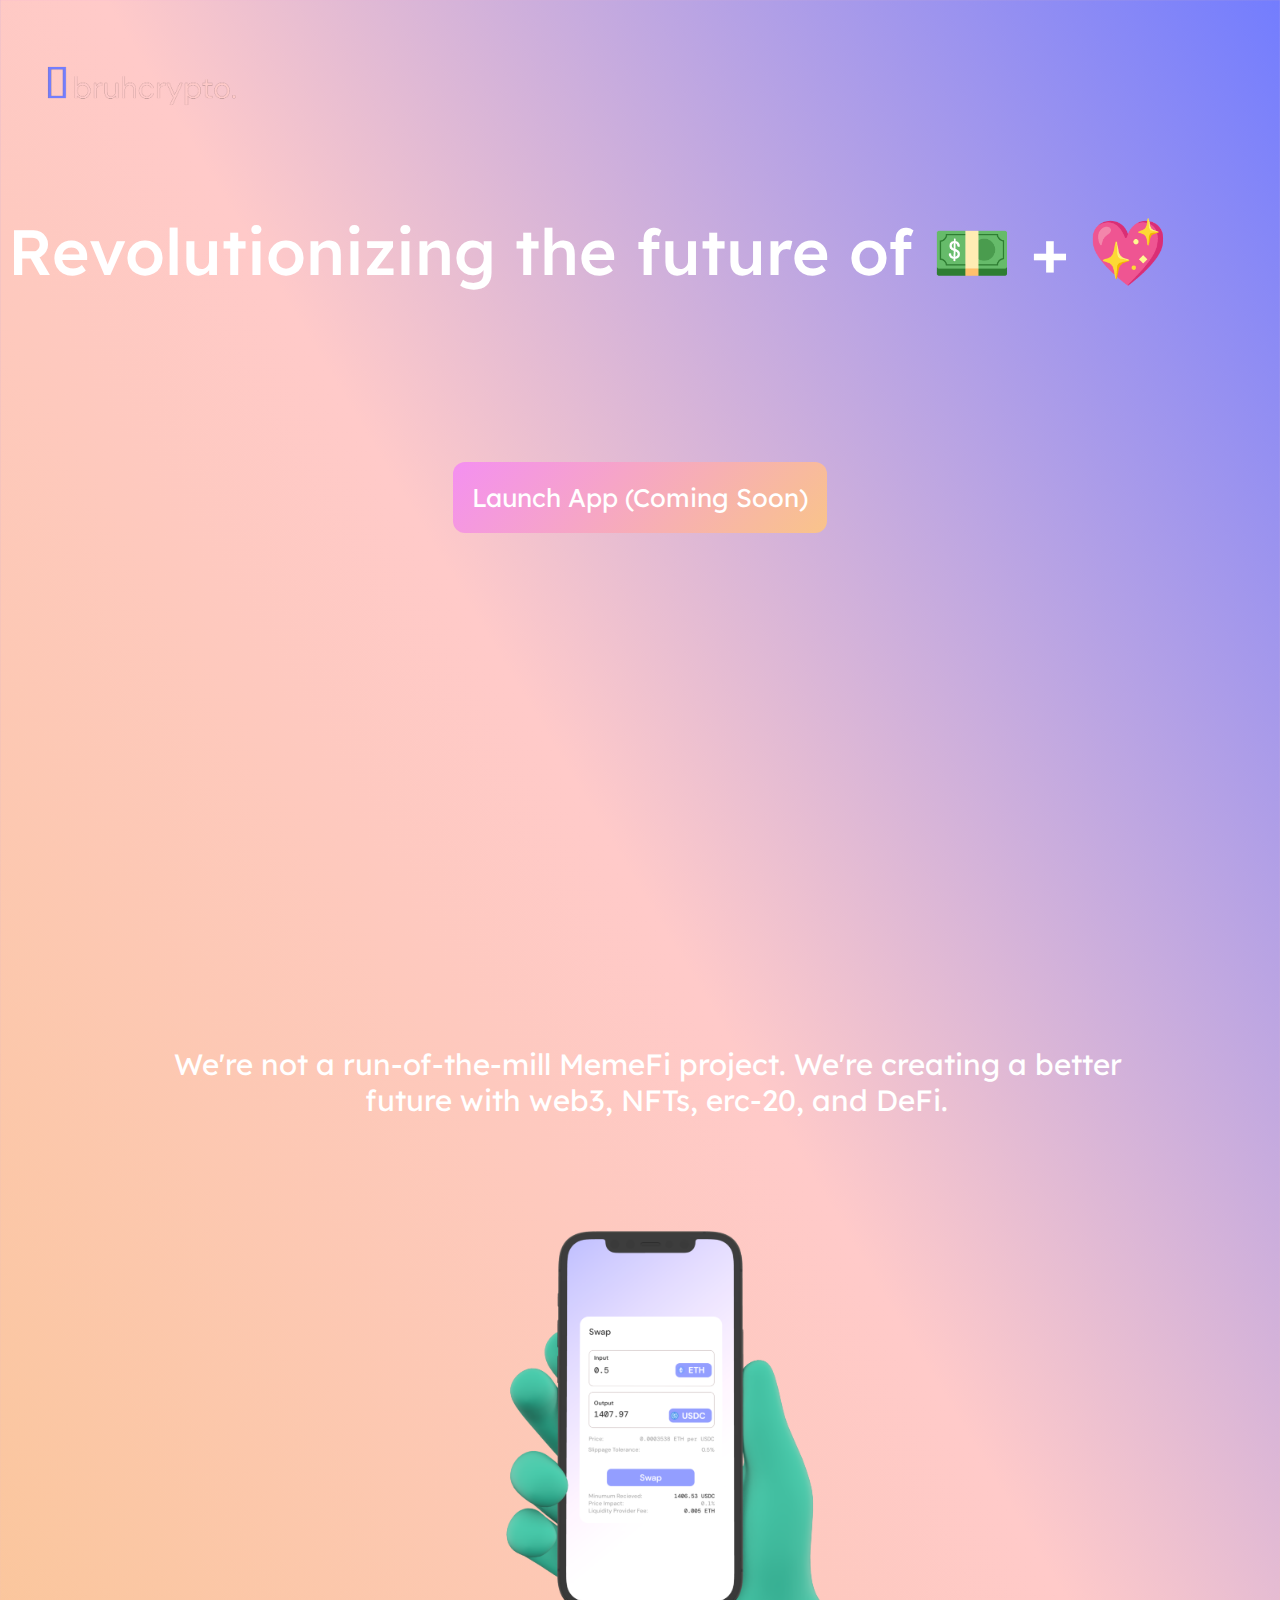
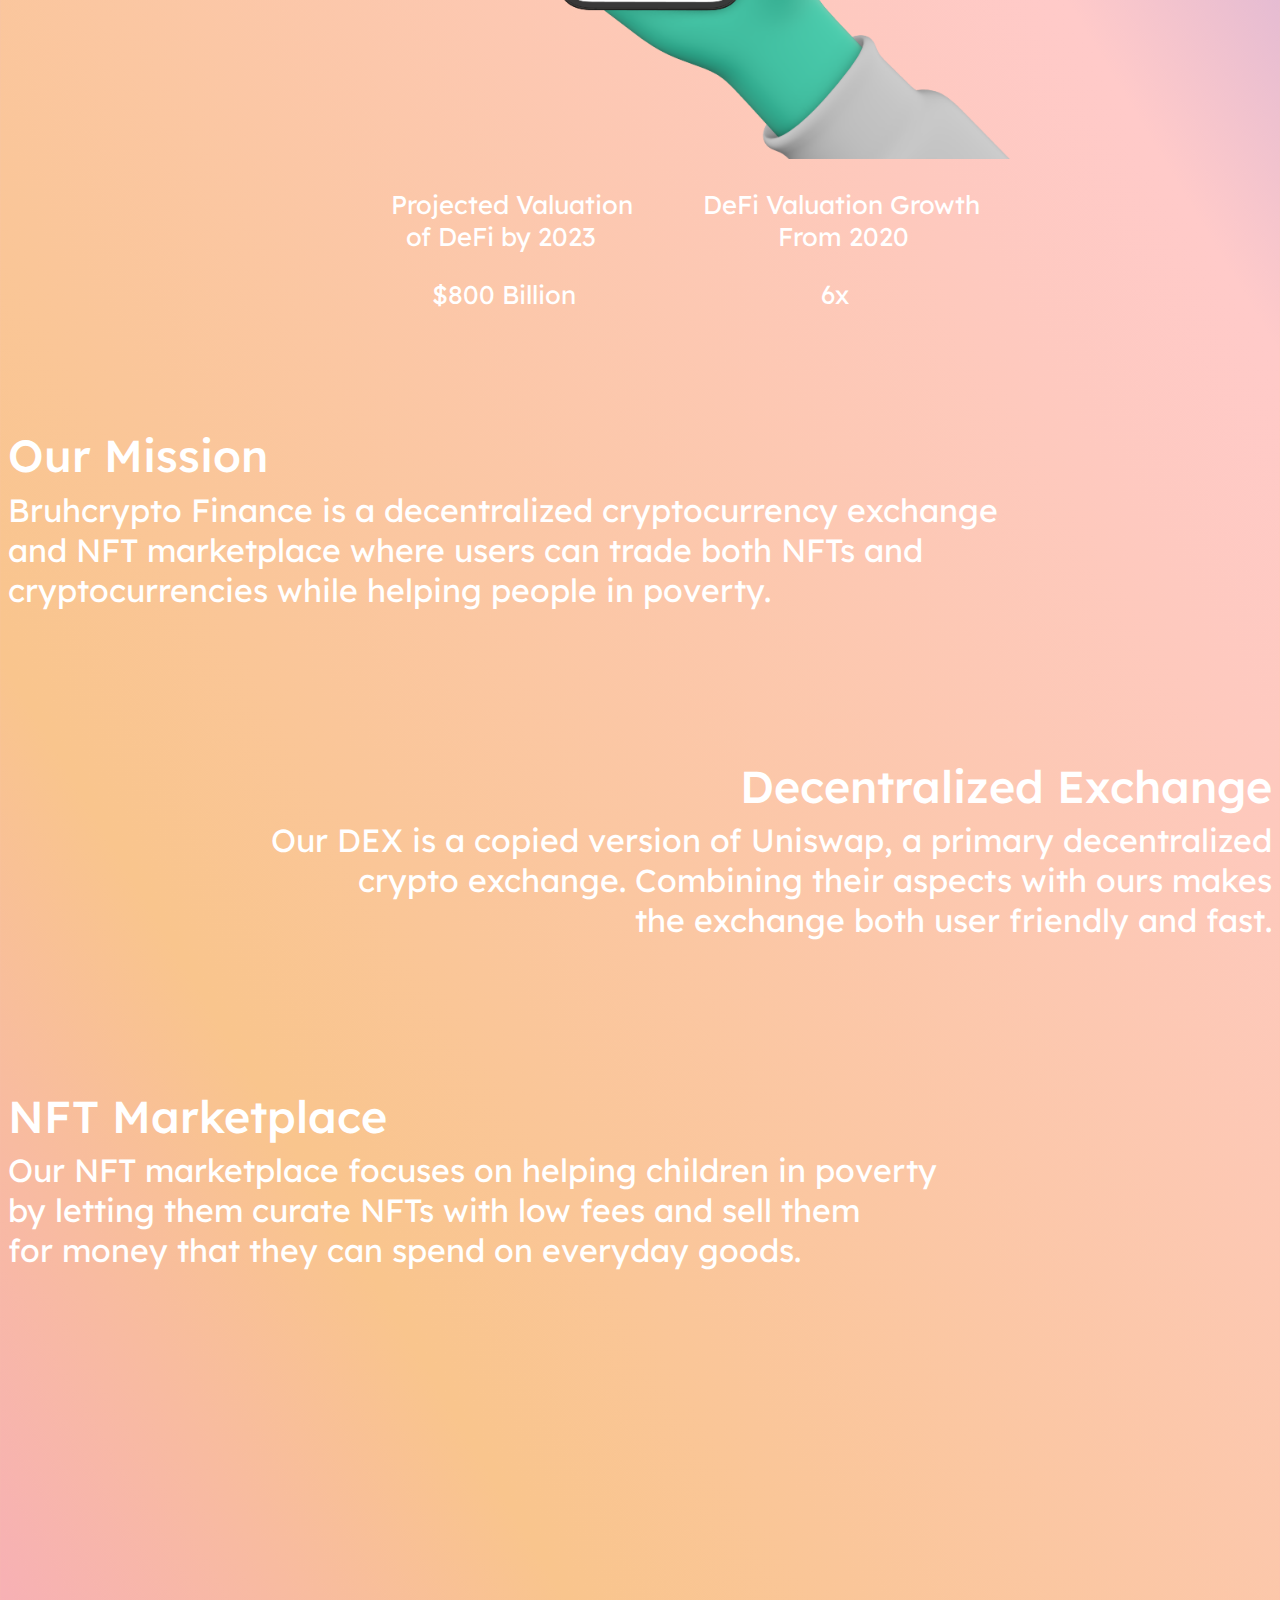
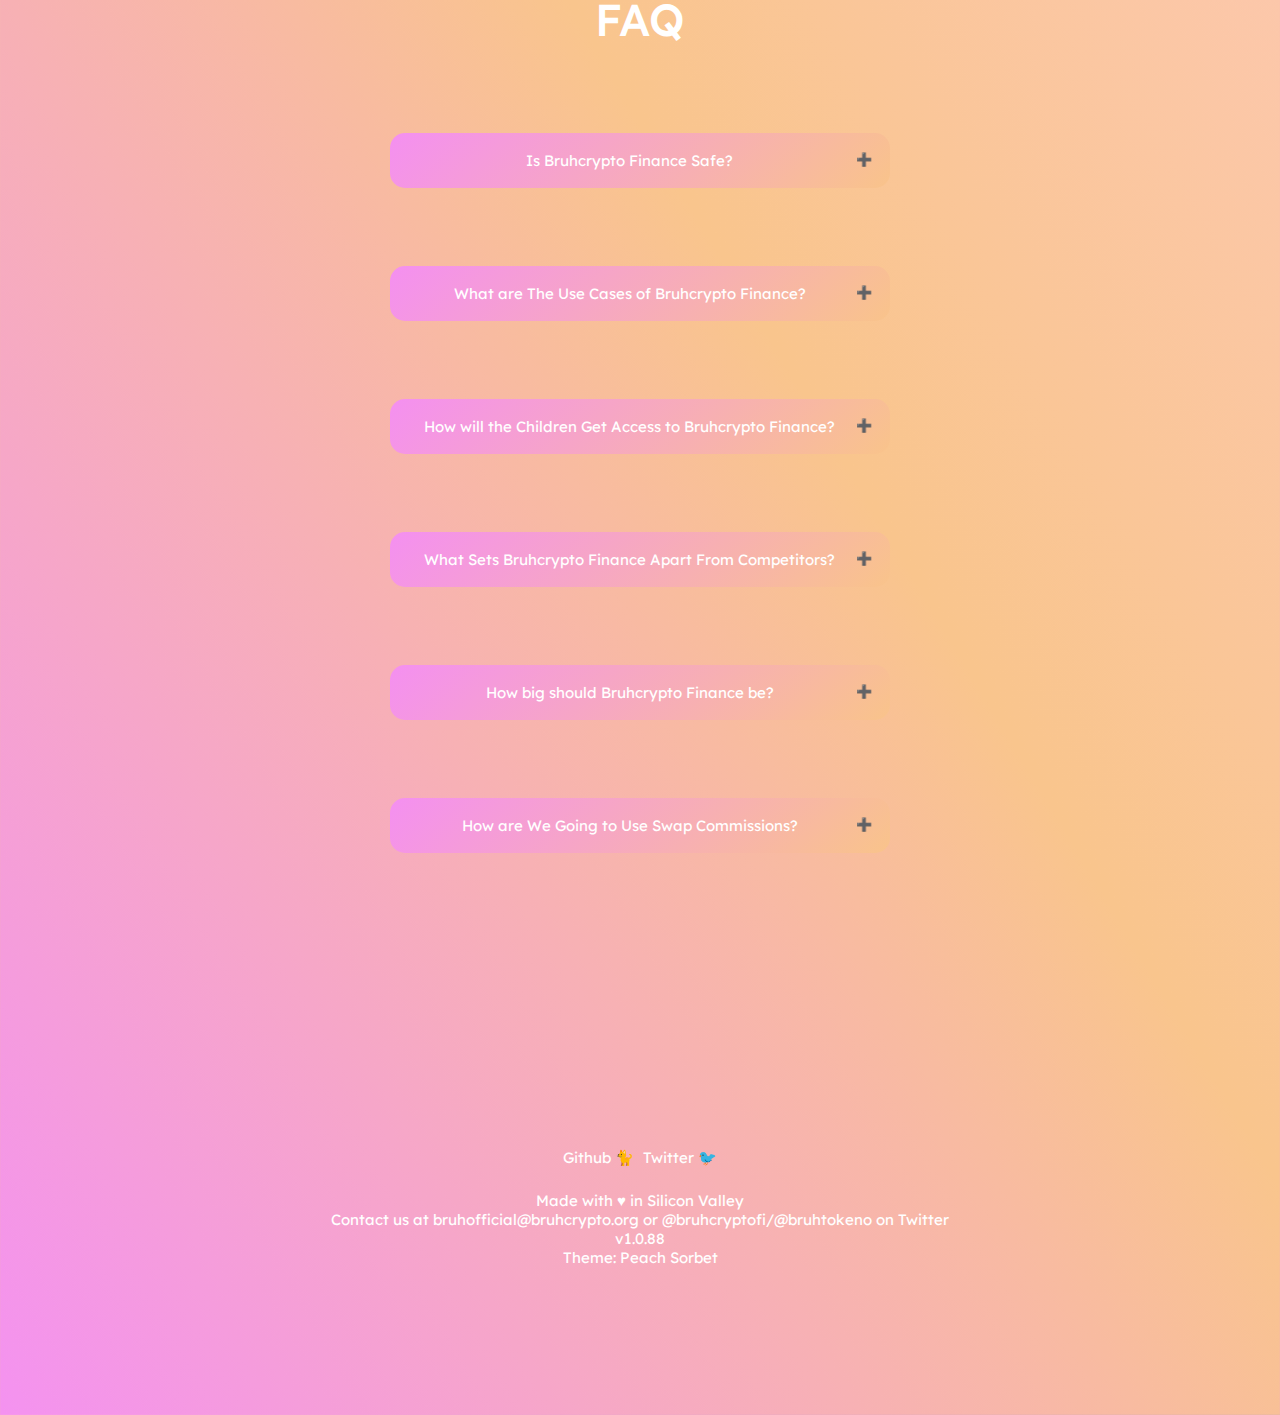
<file: light.html>
<!DOCTYPE html>
<html>

<head>

<title>Bruhcrypto Finance</title>

<meta name="description" content="Just another Sushiswap, but with Memes"/>

<link rel="icon" type="image/png" href="favicon1-circle.png" sizes="192x192" >

<meta name="theme-color" content="#737dfe"/>

</head>
<link rel="apple-touch-icon" href="favicon1-circle.png" sizes="192x192">
<meta name="viewport" content="width=device-width,initial-scale=1,maximum-scale=1,user-scalable=no"/>



<style>

@import url('https://fonts.googleapis.com/css2?family=Press+Start+2P&display=swap');

@import url('https://fonts.googleapis.com/css2?family=DM+Sans&display=swap');

@import url('https://fonts.googleapis.com/css2?family=DM+Mono&display=swap');

@import url('https://fonts.googleapis.com/css2?family=Lexend:wght@300;400;500&display=swap');

@font-face {
font-family: Vectrex;
src: url(vectrex-bold.ttf);
}

@font-face {
font-family: Sk-Modernist;
src: url(Sk-Modernist-Regular.otf);
}

</style>

<style>

body {

  background: rgb(115,125,254);
  background: linear-gradient(239deg, rgba(115,125,254,1) 0%, rgba(255,202,201,1) 29%, rgba(249,197,141,1) 65%, rgba(244,146,240,1) 100%);
}

div{
  margin: 0;
}

h1{
    font-size: 5vw;
    font-family: 'Lexend', sans-serif;
    font-weight: 700;
    line-height: 1.5em;
    color: #737dfe;
  }

pre{
    font-size: 25px;
    font-family: 'Lexend', sans-serif;
    bottom: 22px;
    color: white;
    font-weight: 800;
}

p{
  font-size: 15px;
font-family: 'Lexend', sans-serif;
  font-weight: 400;
  color: white;
  margin: -20px;
}

a{
  font-size: 15px;
  font-family: 'Lexend', sans-serif;
  text-decoration: none;
  font-weight: 400;
  color: white;
}

h2{
  font-size: 5vw;
  font-family: 'Lexend', sans-serif;
  font-weight: 500;
  color: white;
}

pre{
  font-size: 25px;
  font-family: 'Lexend', sans-serif;
  color: white;
  font-weight: 400;
}

#description1 {
  font-size: 25px;
  font-family: 'Lexend', sans-serif;
  color: white;
  font-weight: 400;
}

#description2{
  font-size: 2.5vw;
  font-family: 'Lexend', sans-serif;
  font-weight: 400;
  color: white;
  margin:0 auto
}

#description3{
  font-size: 2.5vw;
  font-family: 'Lexend', sans-serif;
  font-weight: 400;
  color: white;
  text-align: right;
  margin:0 auto;
}

#description4{
  font-size: 30px;
  font-family: 'Lexend', sans-serif;
  font-weight: 400;
  color: white;
  font-size: 2.3vw;
}

a:hover{
  color: #737dfe;
}

#title2{
  font-size: 3.5vw;
  font-family: 'Lexend', sans-serif;
  font-weight: 500;
  color: white;
   margin:0 auto;
}

#title3{
  font-size: 3.5vw;
  font-family: 'Lexend', sans-serif;
  font-weight: 500;
  color: white;
  text-align: right;
  margin:0 auto;
}

#collapsable{
  font-size: 15px;
  font-family: 'Lexend', sans-serif;
  font-weight: 400;
  color: white;
  text-align: center;
  margin:0 auto;
}

.container { position:relative; }
.container video {
    position:relative;
    z-index:0;
}
.overlay {
  position:absolute;
top:0;
left:0;
z-index:1;
}

.logo1{
position:absolute;
top:0;
left:-1;
z-index:1;
margin: -10px;
}

#launchApp{
  font-family: 'Lexend', sans-serif;
  font-size: 2vw;
  background: hsla(31, 90%, 76%, 1);

  background: linear-gradient(135deg, hsla(31, 90%, 76%, 1) 0%, hsla(302, 82%, 76%, 1) 100%);

  background: -moz-linear-gradient(135deg, hsla(31, 90%, 76%, 1) 0%, hsla(302, 82%, 76%, 1) 100%);

  background: -webkit-linear-gradient(135deg, hsla(31, 90%, 76%, 1) 0%, hsla(302, 82%, 76%, 1) 100%);

  filter: progid: DXImageTransform.Microsoft.gradient( startColorstr="#f9c58d", endColorstr="#f492f0", GradientType=1 );
  border-radius: 12px;
  padding: 1.5vw;
  border: white;
  font-weight: 400;
  color: white;
}

#launchApp:hover {
  background: rgb(115,125,254);
  background: linear-gradient(135deg, rgba(115,125,254,1) 0%, rgba(255,202,201,1) 100%);
  transition-delay: 1s;
  -webkit-transition-delay: 1s;

}

#numbers {
  font-size: 2vw;
}

</style>
<body>
<script type="text/javascript">
if (screen.width <= 699) {
document.location = "mobile.html";
}
</script>
<a id="logo1"href="https://bruhcrypto.finance/">
<img src="logo1.png" alt="logo" width="260" height= "146">
</a>
<h2>Revolutionizing the future of 💵 + 💖</h2>
<pre>



</pre>
<center><button id="launchApp"onclick="window.location.href='https://bruhcrypto.finance/app';">Launch App (Coming Soon)</center></button>
<pre>







</pre>
<script>
    (function(w,d,e,u,f,l,n){w[f]=w[f]||function(){(w[f].q=w[f].q||[])
    .push(arguments);},l=d.createElement(e),l.async=1,l.src=u,
    n=d.getElementsByTagName(e)[0],n.parentNode.insertBefore(l,n);})
    (window,document,'script','https://assets.mailerlite.com/js/universal.js','ml');
    ml('account', '60072');
</script>
<!-- End MailerLite Universal -->
<div class="ml-embedded" data-form="xE3kSv"></div>
<pre>







</pre>
<center><pre id=description4>
  We're not a run-of-the-mill MemeFi project. We're creating a better
    future with web3, NFTs, erc-20, and DeFi.
</pre></center>

<pre>

</pre>

<center><img src="Vectary texture (1).png" class="image2" alt="Interface model in Figma"   width="800"
  height= "555.2"></center>
  <center><pre id="numbers">
             Projected Valuation          DeFi Valuation Growth
     of DeFi by 2023                          From 2020</pre></center>
  <center><pre id="numbers">$800 Billion                                   6x</pre></center>

<pre>


</pre>
<h1 id="title2">Our Mission</h1>
<pre id="description2">
Bruhcrypto Finance is a decentralized cryptocurrency exchange
and NFT marketplace where users can trade both NFTs and
cryptocurrencies while helping people in poverty.</pre>

<pre>



</pre>

<!-- <h1>Developmental Progress</h1>
<pre id="description2">
  At the moment, we finished deploying the backend code to a test
  blockchain and are curently developing the landing page of the DEX.
  We also laid plans for the NFT marketplace that will operate on
  either Solana or Ethereum with added code from Blockworks to limit
  the amount of miner fees involved in creating an NFT.</pre>

  <pre>



  </pre> -->

<h1 id="title3">Decentralized Exchange</h1>
<pre id="description3">
Our DEX is a copied version of Uniswap, a primary decentralized
crypto exchange. Combining their aspects with ours makes
the exchange both user friendly and fast.
</pre>

<pre>



</pre>

<h1 id="title2">NFT Marketplace</h1>
<pre id="description2">
Our NFT marketplace focuses on helping children in poverty
by letting them curate NFTs with low fees and sell them
for money that they can spend on everyday goods.
<pre>






</pre>

<center><h1 id="title2">FAQ</center></h1>
<center><div>
<button type="button" class="collapsible" style="text-align: center;">Is Bruhcrypto Finance Safe?</button>
<div class="content" style="text-align: center;">
<pre id="collapsable">Yes, we are safe. All of our actions to the
exchange's code are delayed and require 2 days for an
update to come through.
(More info about the NFT Marketplace coming soon)
</pre>
</center></div>
<center><div>
<button type="button" class="collapsible" style="text-align: center;">What are The Use Cases of Bruhcrypto Finance?</button>
<div class="content" style="text-align: center;">
<pre id="collapsable">We do have a few advantages such as an NFT
marketpace with fee-reducing code, and future updates
that will introduce new features.
(Passive income, anti-bot, etc.)<pre>
</center></div>
<center><div>
<button type="button" class="collapsible" style="text-align: center;">How will the Children Get Access to Bruhcrypto Finance?</button>
<div class="content" style="text-align: center;">
<pre id="collapsable">If the children do not have access to a device,
then we are proposing giving them a device and teaching
them how to use it and Bruhcrypto Finance.<pre>
</center></div>
<center><div>
<button type="button" class="collapsible" style="text-align: center;">What Sets Bruhcrypto Finance Apart From Competitors?</button>
<div class="content" style="text-align: center;">
<pre id="collapsable">If you take a look at some examples of decentralized
exchanges such as ShibaSwap, KishuSwap, and Dojoswap,
they all lack a few aspects such as an NFT marketplace
and a charitable mission. Well, we will have both of
them.<pre>
</center></div>
<center><div>
<button type="button" class="collapsible" style="text-align: center;">How big should Bruhcrypto Finance be?</button>
<div class="content" style="text-align: center;">
<pre id="collapsable">For Bruhcrypto Finance to be considered a market
leader, we need about 17,820 active users per week based on
data from Dune Analytics.<pre>
</center></div>
<center><div>
<button type="button" class="collapsible" style="text-align: center;">How are We Going to Use Swap Commissions?</button>
<div class="content" style="text-align: center;">
<pre id="collapsable">Since we charge a commission on swaps, we
plan on using 70% of it to generate revenue, 25% of it
to donate to charitable organizations, and 5% of it to
be used as emergency funds. <pre>
</center></div>

<style>
/* Style the button that is used to open and close the collapsible content */
.collapsible {
  background: hsla(31, 90%, 76%, 1);

  background: linear-gradient(135deg, hsla(31, 90%, 76%, 1) 0%, hsla(302, 82%, 76%, 1) 100%);

  background: -moz-linear-gradient(135deg, hsla(31, 90%, 76%, 1) 0%, hsla(302, 82%, 76%, 1) 100%);

  background: -webkit-linear-gradient(135deg, hsla(31, 90%, 76%, 1) 0%, hsla(302, 82%, 76%, 1) 100%);

  filter: progid: DXImageTransform.Microsoft.gradient( startColorstr="#f9c58d", endColorstr="#f492f0", GradientType=1 );
color: #444;
cursor: pointer;
padding: 18px;
width: 100%;
border: none;
text-align: left;
outline: none;
font-size: 15px;
border-radius: 15px;
font-family: 'Lexend', sans-serif;
color: white;
width: 500px;
font-weight: 400;
}

/* Add a background color to the button if it is clicked on (add the .active class with JS), and when you move the mouse over it (hover) */
.active, .collapsible:hover {
  background: rgb(115,125,254);
  background: linear-gradient(135deg, rgba(115,125,254,1) 0%, rgba(255,202,201,1) 100%);
}

/* Style the collapsible content. Note: hidden by default */
.content {
padding: 0 18px;
background: hsla(31, 90%, 76%, 1);

background: linear-gradient(135deg, hsla(31, 90%, 76%, 1) 0%, hsla(302, 82%, 76%, 1) 100%);

background: -moz-linear-gradient(135deg, hsla(31, 90%, 76%, 1) 0%, hsla(302, 82%, 76%, 1) 100%);

background: -webkit-linear-gradient(135deg, hsla(31, 90%, 76%, 1) 0%, hsla(302, 82%, 76%, 1) 100%);

filter: progid: DXImageTransform.Microsoft.gradient( startColorstr="#f9c58d", endColorstr="#f492f0", GradientType=1 );
max-height: 0;
overflow: hidden;
transition: max-height 0.2s ease-out;
border-radius: 15px;
color: white;
width: 465px;
height: 150px;
margin: -1px;
}

.collapsible:after {
content: '\02795';
font-size: 13px;
color: white;
float: right;
margin-left: 5px;
}

.active:after {
content: "\2796";
}
</style>

<script>
var coll = document.getElementsByClassName("collapsible");
var i;

for (i = 0; i < coll.length; i++) {
coll[i].addEventListener("click", function() {
this.classList.toggle("active");
var content = this.nextElementSibling;
if (content.style.maxHeight){
  content.style.maxHeight = null;
} else {
  content.style.maxHeight = content.scrollHeight + "px";
}
});
}
</script>
</div>

<center><a href="https://github.com/bruhtokeno/">Github 🐈</a> <a href="https://twitter.com/bruhcryptofi/">Twitter 🐦</a></center>
<center><p>Made with ♥ in Silicon Valley</p></center>
<center><p>Contact us at bruhofficial@bruhcrypto.org or @bruhcryptofi/@bruhtokeno on Twitter</p></center>
<center><p>v1.0.88</p></center>
<center><p>Theme: Peach Sorbet</p></center>
</body>

</html>
</file>
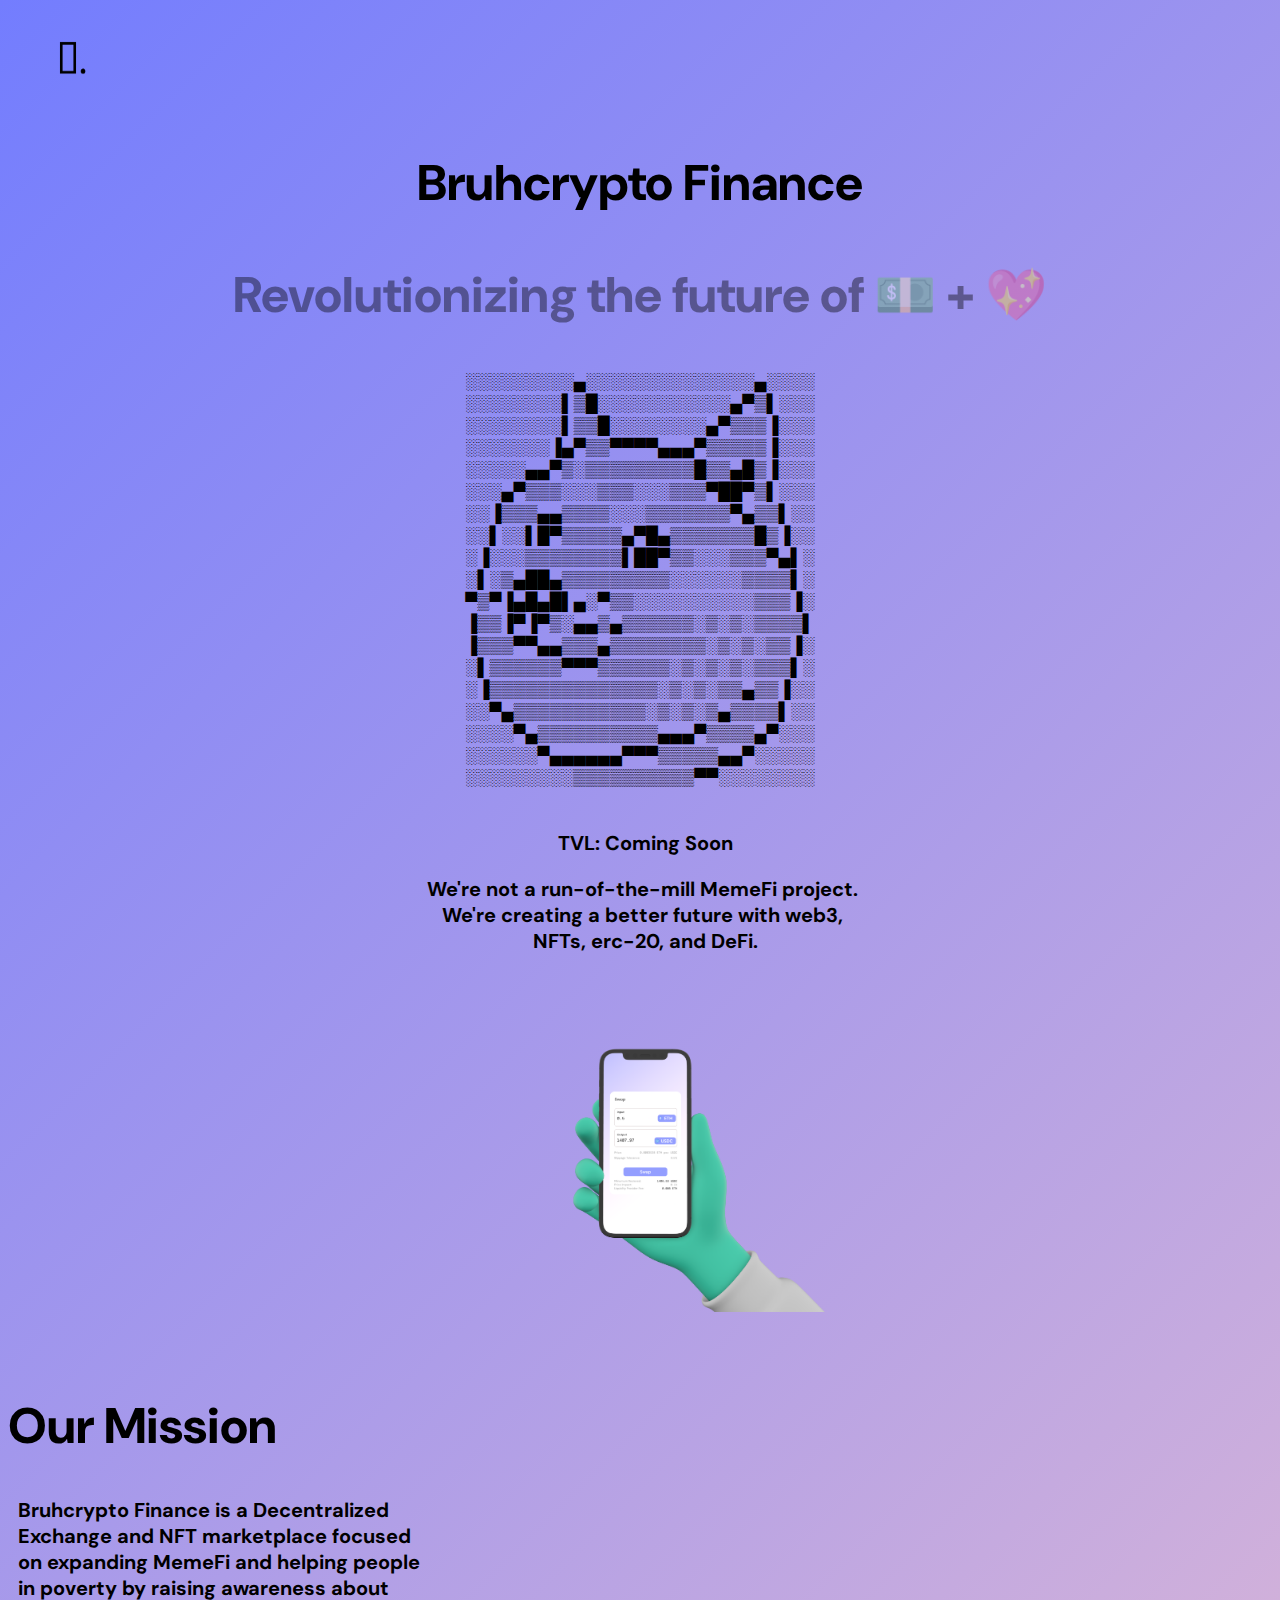
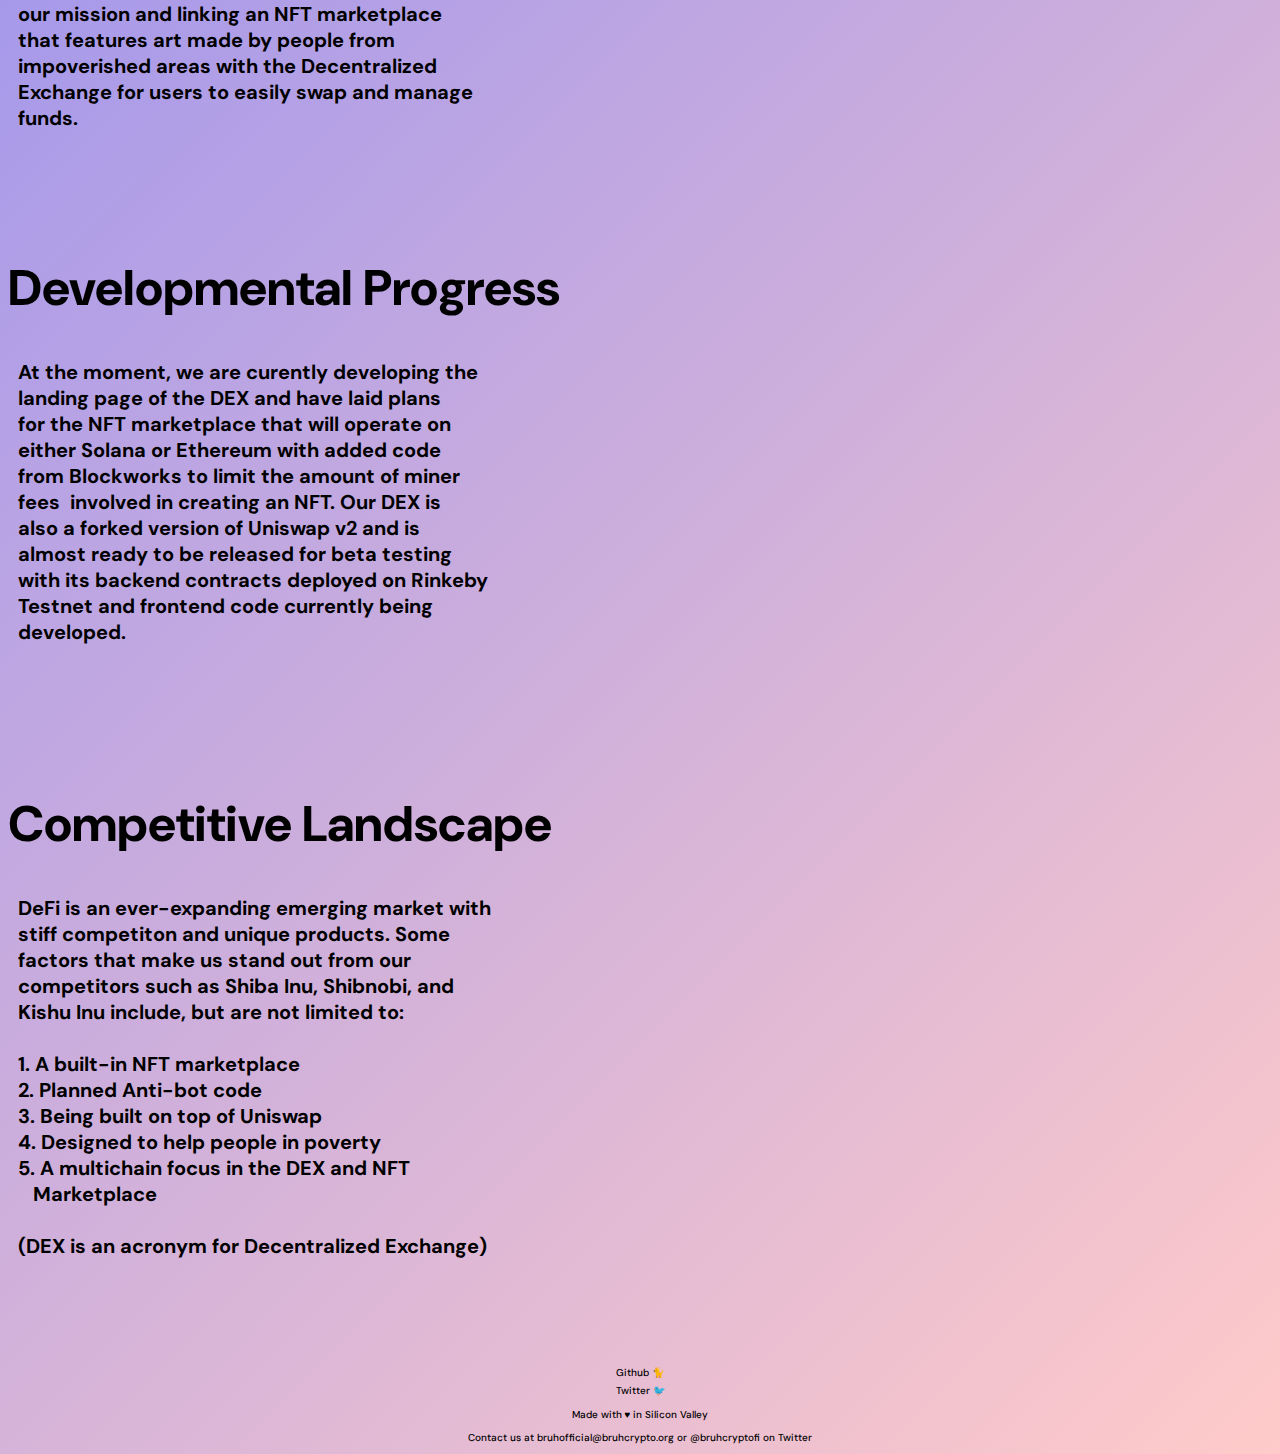
<file: mobile.html>
<!DOCTYPE html>
<html>

<head>

<title>Bruhcrypto Finance</title>

<meta name="description" content="Just another Sushiswap, but with Memes"/>

<link rel="icon" type="image/png" href="favicon1-circle.png" sizes="192x192" >

<meta name="theme-color" content="#737dfe"/>

</head>
<link rel="apple-touch-icon" href="favicon1-circle.png" sizes="192x192">
<meta name="viewport" content="width=device-width,initial-scale=1,maximum-scale=1,user-scalable=no"/>

<style>

@import url('https://fonts.googleapis.com/css2?family=DM+Sans&display=swap');
 
body {

 background: rgb(115,125,254);
background: linear-gradient(135deg, rgba(115,125,254,1) 0%, rgba(255,202,201,1) 100%);

}

h1{
    font-size: 50px;
    font-family: 'DM Sans', sans-serif;
    font-weight: 800;
    line-height: 1.5em;
  }



pre{
    font-size: 15px;
    font-family: 'DM Sans', sans-serif;
    bottom: 23px;
    font-weight: 800;
}

p{
  font-size: 10px;
font-family: 'DM Sans', sans-serif;
  font-weight: 500;
}

a{
  font-size: 10px;
font-family: 'DM Sans', sans-serif;
  text-decoration: none;
  color: black;
  font-weight: 500;
}

h2{
  font-size: 50px;
  font-family: 'DM Sans', sans-serif;
  font-weight: 800;
  opacity: .4;
}

pre{
  font-size: 17px;
  font-family: 'DM Sans', sans-serif;
  font-weight: 700;
}

#description1 {
  font-size: 20px;
  font-family: 'DM Sans', sans-serif;
  font-weight: 700;
}

#description2{
  font-size: 20px;
  font-family: 'DM Sans', sans-serif;
  font-weight: 700;
}

</style>
<body>
<img src="logo.png" alt="Bruhcrypto Finance Logo" style="width:120px;height:100px;">

<center><h1>Bruhcrypto Finance</h1></center>
<center><h2>Revolutionizing the future of 💵 + 💖</h2></center>

<center><pre>
░░░░░░░░░▄░░░░░░░░░░░░░░▄░░░░
░░░░░░░░▌▒█░░░░░░░░░░░▄▀▒▌░░░
░░░░░░░░▌▒▒█░░░░░░░░▄▀▒▒▒▐░░░
░░░░░░░▐▄▀▒▒▀▀▀▀▄▄▄▀▒▒▒▒▒▐░░░
░░░░░▄▄▀▒░▒▒▒▒▒▒▒▒▒█▒▒▄█▒▐░░░
░░░▄▀▒▒▒░░░▒▒▒░░░▒▒▒▀██▀▒▌░░░
░░▐▒▒▒▄▄▒▒▒▒░░░▒▒▒▒▒▒▒▀▄▒▒▌░░
░░▌░░▌█▀▒▒▒▒▒▄▀█▄▒▒▒▒▒▒▒█▒▐░░
░▐░░░▒▒▒▒▒▒▒▒▌██▀▒▒░░░▒▒▒▀▄▌░
░▌░▒▄██▄▒▒▒▒▒▒▒▒▒░░░░░░▒▒▒▒▌░
▀▒▀▐▄█▄█▌▄░▀▒▒░░░░░░░░░░▒▒▒▐░
▐▒▒▐▀▐▀▒░▄▄▒▄▒▒▒▒▒▒░▒░▒░▒▒▒▒▌
▐▒▒▒▀▀▄▄▒▒▒▄▒▒▒▒▒▒▒▒░▒░▒░▒▒▐░
░▌▒▒▒▒▒▒▀▀▀▒▒▒▒▒▒░▒░▒░▒░▒▒▒▌░
░▐▒▒▒▒▒▒▒▒▒▒▒▒▒▒░▒░▒░▒▒▄▒▒▐░░
░░▀▄▒▒▒▒▒▒▒▒▒▒▒░▒░▒░▒▄▒▒▒▒▌░░
░░░░▀▄▒▒▒▒▒▒▒▒▒▒▄▄▄▀▒▒▒▒▄▀░░░
░░░░░░▀▄▄▄▄▄▄▀▀▀▒▒▒▒▒▄▄▀░░░░░
░░░░░░░░░▒▒▒▒▒▒▒▒▒▒▀▀░░░░░░░░

</pre></center>

<center><pre id="description1">  TVL: Coming Soon</pre></center>

<center><pre id=description1>
  We're not a run-of-the-mill MemeFi project. 
  We're creating a better future with web3, 
  NFTs, erc-20, and DeFi.
</pre></center>
<pre>


</pre>
<center><img src="Vectary texture (1).png" alt="Interface model in Figma"   width="400"
  height= "277.6"></center>
<pre>

</pre>
<h1>Our Mission</h1>
<pre id="description2">
  Bruhcrypto Finance is a Decentralized 
  Exchange and NFT marketplace focused 
  on expanding MemeFi and helping people 
  in poverty by raising awareness about 
  our mission and linking an NFT marketplace 
  that features art made by people from 
  impoverished areas with the Decentralized 
  Exchange for users to easily swap and manage 
  funds. </pre>
<pre>



</pre>
<h1>Developmental Progress</h1>
<pre id="description2">
  At the moment, we are curently developing the 
  landing page of the DEX and have laid plans 
  for the NFT marketplace that will operate on 
  either Solana or Ethereum with added code 
  from Blockworks to limit the amount of miner 
  fees  involved in creating an NFT. Our DEX is 
  also a forked version of Uniswap v2 and is 
  almost ready to be released for beta testing
  with its backend contracts deployed on Rinkeby 
  Testnet and frontend code currently being 
  developed.</pre>

 <pre>
 
 
 
 </pre>
 
<h1>Competitive Landscape</h1>
<pre id="description2">
  DeFi is an ever-expanding emerging market with 
  stiff competiton and unique products. Some 
  factors that make us stand out from our 
  competitors such as Shiba Inu, Shibnobi, and 
  Kishu Inu include, but are not limited to:

  1. A built-in NFT marketplace
  2. Planned Anti-bot code
  3. Being built on top of Uniswap
  4. Designed to help people in poverty
  5. A multichain focus in the DEX and NFT 
     Marketplace

  (DEX is an acronym for Decentralized Exchange)
</pre>
<pre>



</pre>
<center><a href="https://github.com/bruhtokeno/">Github 🐈</a></center>
<center><a href="https://twitter.com/bruhcryptofi/">Twitter 🐦</a></center>
<center><p>Made with ♥ in Silicon Valley</p></center>
<center><p>Contact us at bruhofficial@bruhcrypto.org or @bruhcryptofi on Twitter</p></center>
</body>

</html>
</file>
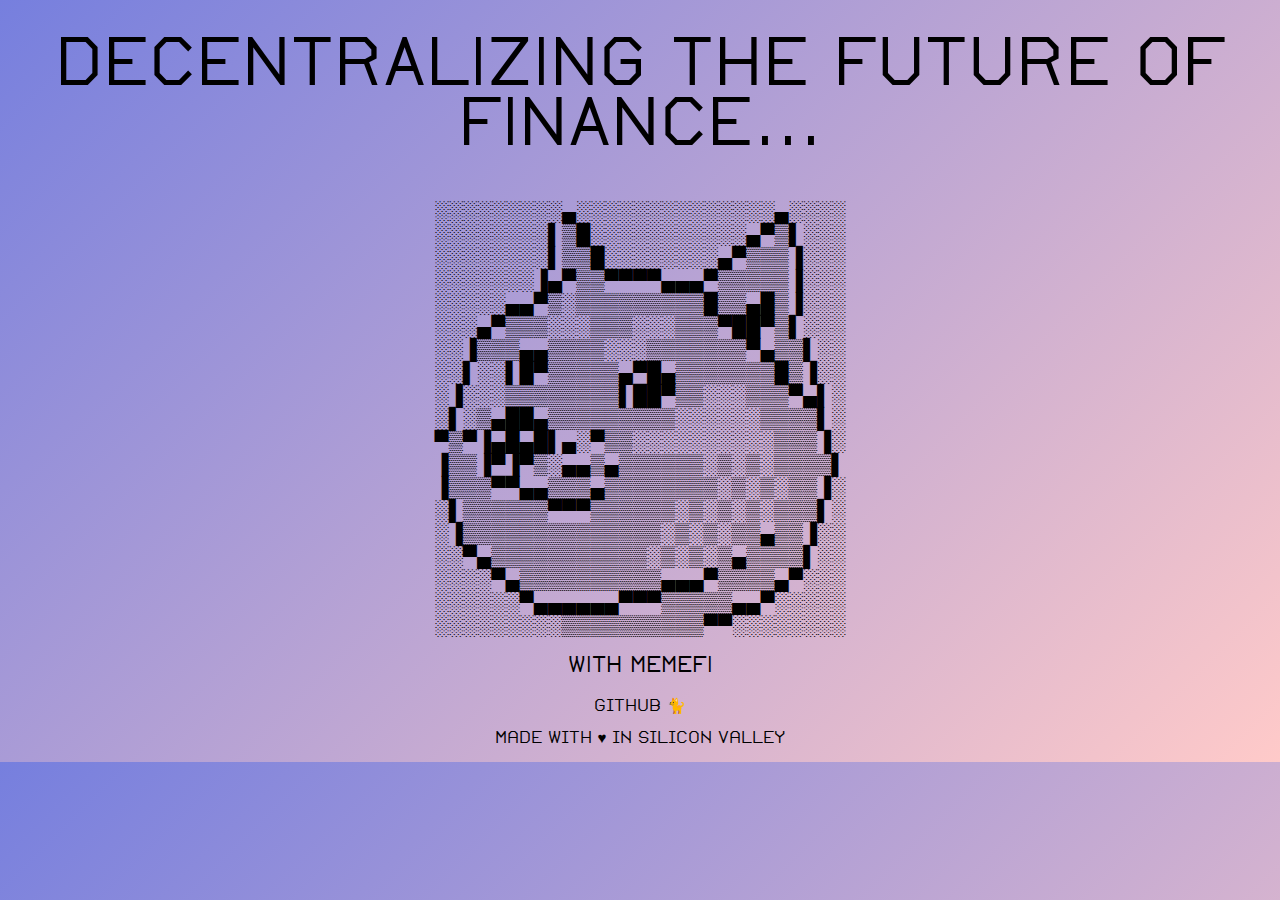
<file: og.html>
<!DOCTYPE html>
<html>
<head>

<title>Bruhcrypto Finance</title>

<link rel="icon" type="image/png" href="favicon1-circle.png" sizes="16x16" >

</head>

<style>

@import url('https://fonts.googleapis.com/css2?family=Press+Start+2P&display=swap');

@font-face {
font-family: Vectrex;
src: url(vectrex-bold.ttf);
}

</style>

<style>

body {

  background: rgb(118,127,222);
  background: linear-gradient(135deg, rgba(118,127,222,1) 0%, rgba(255,202,201,1) 100%);

}

h1{
    font-size: 60px;
    font-family: Vectrex;
    font-weight: 500; }


pre{
    font-size: 20px;
    font-family: Vectrex;
    bottom: 23px;
    font-weight: 500;
}

p{
  font-size: 15px;
  font-family: Vectrex;
}
</style>
<body>
<center><h1>DECENTRALIZING THE FUTURE OF FINANCE...</h1></center>

<center><pre>
░░░░░░░░░▄░░░░░░░░░░░░░░▄░░░░
░░░░░░░░▌▒█░░░░░░░░░░░▄▀▒▌░░░
░░░░░░░░▌▒▒█░░░░░░░░▄▀▒▒▒▐░░░
░░░░░░░▐▄▀▒▒▀▀▀▀▄▄▄▀▒▒▒▒▒▐░░░
░░░░░▄▄▀▒░▒▒▒▒▒▒▒▒▒█▒▒▄█▒▐░░░
░░░▄▀▒▒▒░░░▒▒▒░░░▒▒▒▀██▀▒▌░░░
░░▐▒▒▒▄▄▒▒▒▒░░░▒▒▒▒▒▒▒▀▄▒▒▌░░
░░▌░░▌█▀▒▒▒▒▒▄▀█▄▒▒▒▒▒▒▒█▒▐░░
░▐░░░▒▒▒▒▒▒▒▒▌██▀▒▒░░░▒▒▒▀▄▌░
░▌░▒▄██▄▒▒▒▒▒▒▒▒▒░░░░░░▒▒▒▒▌░
▀▒▀▐▄█▄█▌▄░▀▒▒░░░░░░░░░░▒▒▒▐░
▐▒▒▐▀▐▀▒░▄▄▒▄▒▒▒▒▒▒░▒░▒░▒▒▒▒▌
▐▒▒▒▀▀▄▄▒▒▒▄▒▒▒▒▒▒▒▒░▒░▒░▒▒▐░
░▌▒▒▒▒▒▒▀▀▀▒▒▒▒▒▒░▒░▒░▒░▒▒▒▌░
░▐▒▒▒▒▒▒▒▒▒▒▒▒▒▒░▒░▒░▒▒▄▒▒▐░░
░░▀▄▒▒▒▒▒▒▒▒▒▒▒░▒░▒░▒▄▒▒▒▒▌░░
░░░░▀▄▒▒▒▒▒▒▒▒▒▒▄▄▄▀▒▒▒▒▄▀░░░
░░░░░░▀▄▄▄▄▄▄▀▀▀▒▒▒▒▒▄▄▀░░░░░
░░░░░░░░░▒▒▒▒▒▒▒▒▒▒▀▀░░░░░░░░

WITH MEMEFI
</pre></center>


<center><p>Github 🐈<p><center>
  <center><p>Made with ♥ in Silicon Valley</p></center>

</body>

</html>
</file>
